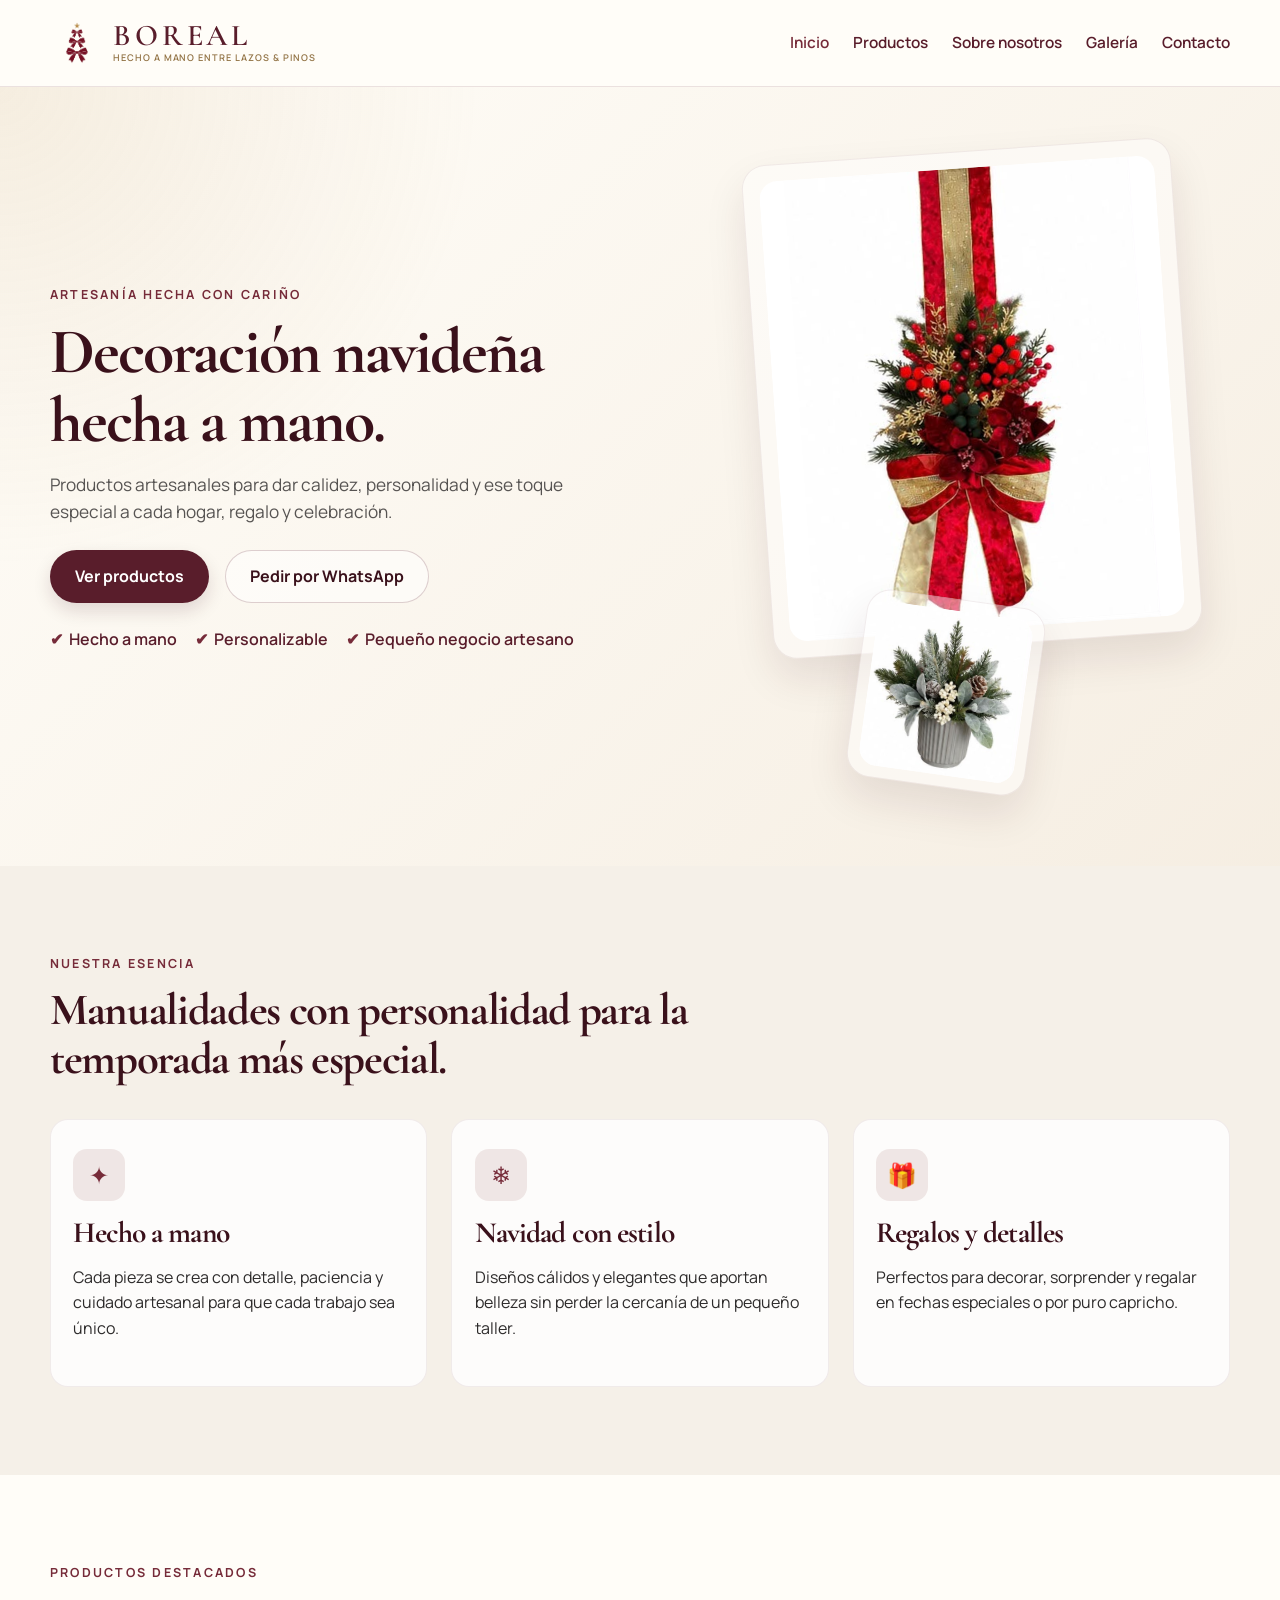
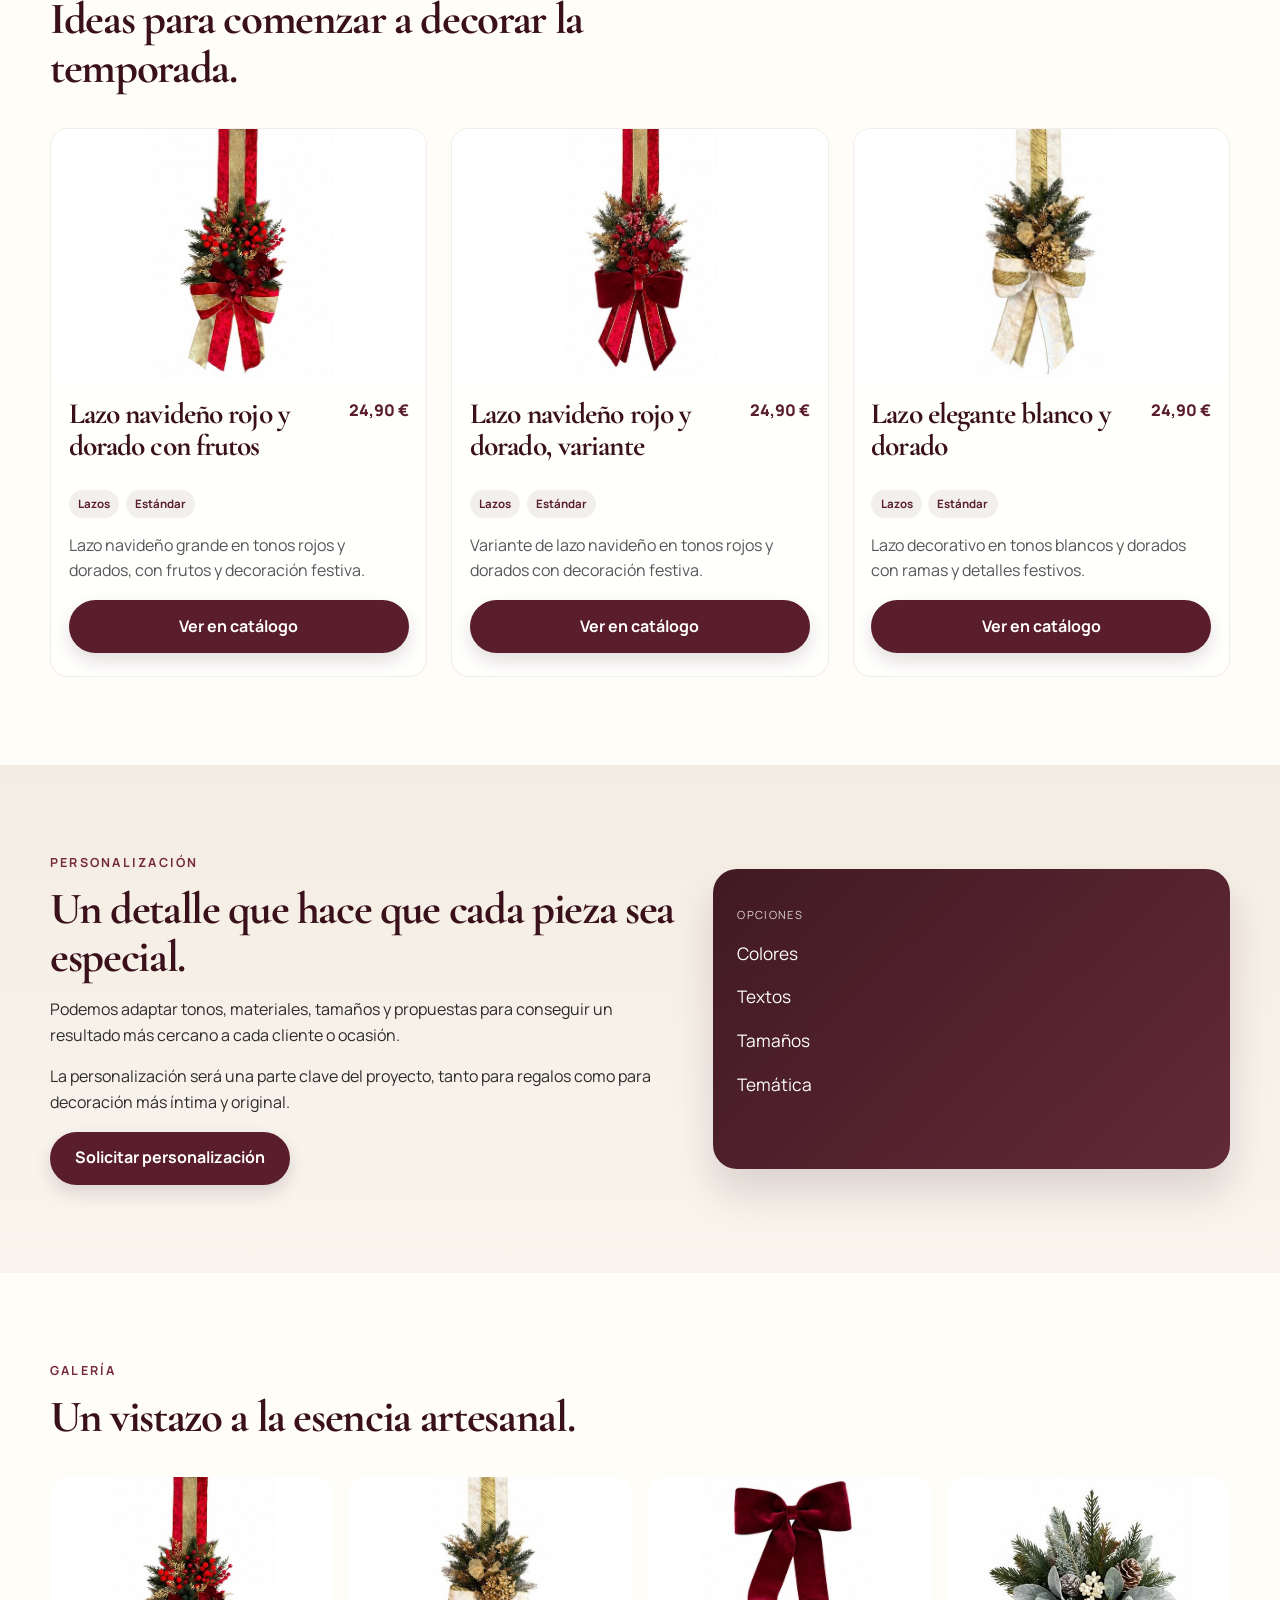
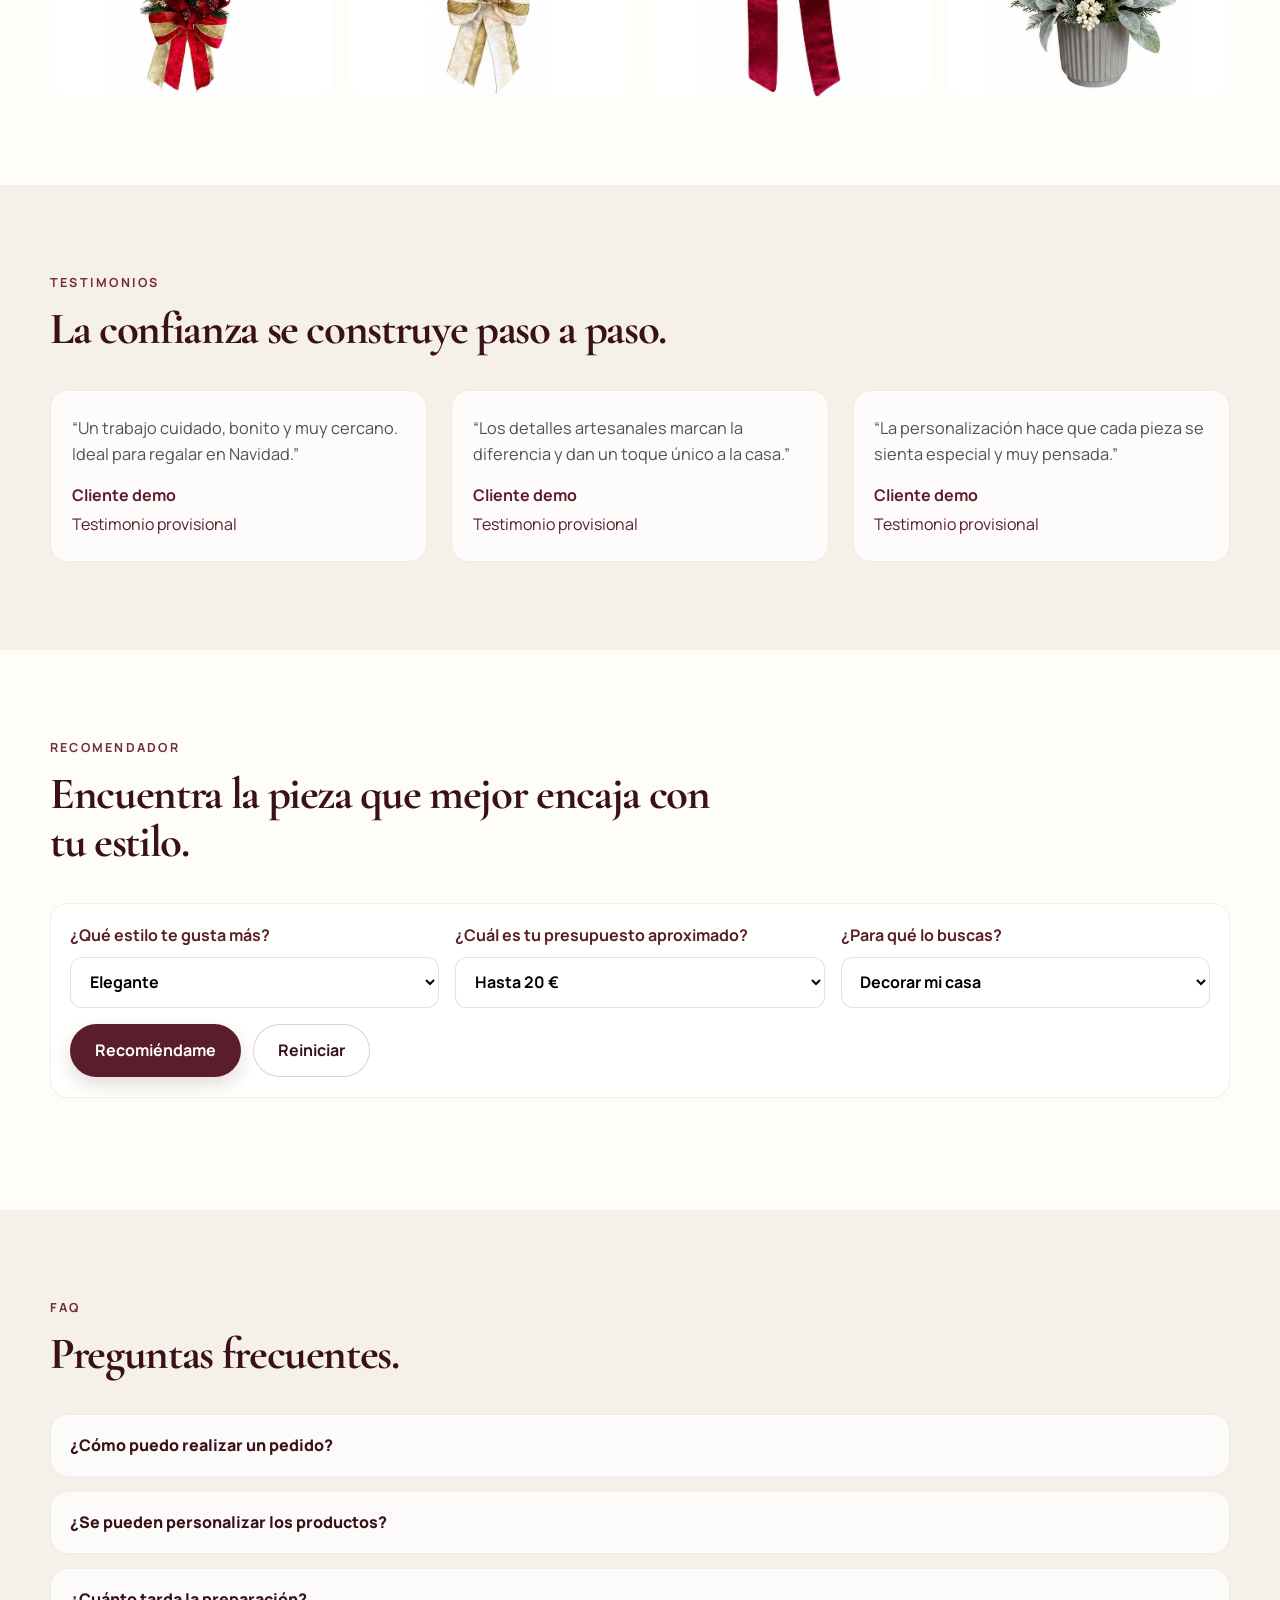
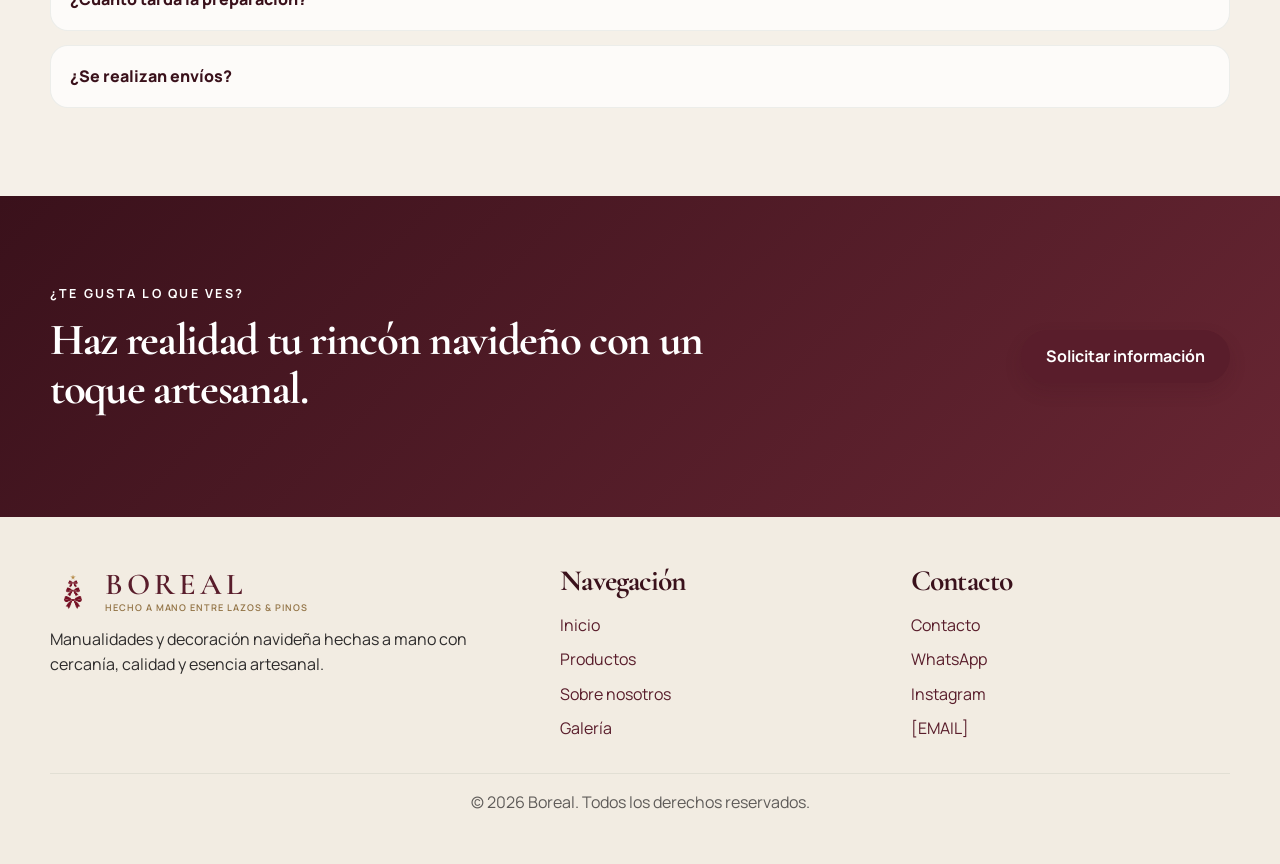
<file: index.html>
<!DOCTYPE html>
<html lang="es">
  <head>
    <meta charset="UTF-8" />
    <meta name="viewport" content="width=device-width, initial-scale=1.0" />
    <link rel="icon" href="img/logo.png" type="image/png" />
    <title>Boreal | Decoración navideña hecha a mano</title>
    <meta
      name="description"
      content="Descubre la decoración navideña artesanal hecha a mano. Productos personalizados, regalos y detalles con encanto para cada hogar."
    />
    <meta property="og:title" content="Boreal" />
    <meta
      property="og:description"
      content="Manualidades y decoración navideña hechas a mano con un toque cercano y artesanal."
    />
    <meta property="og:type" content="website" />
    <meta name="theme-color" content="#4b1723" />
    <link rel="preconnect" href="https://fonts.googleapis.com" />
    <link rel="preconnect" href="https://fonts.gstatic.com" crossorigin />
    <link
      href="https://fonts.googleapis.com/css2?family=Cormorant+Garamond:wght@500;600;700&family=Manrope:wght@400;500;600;700&display=swap"
      rel="stylesheet"
    />
    <link rel="stylesheet" href="css/styles.css?v=20261019-boreal" />
  </head>
  <body data-page="home">
    <header class="site-header">
      <div class="container nav-wrapper">
        <a href="index.html" class="brand" aria-label="Boreal, volver al inicio">
          <img src="img/logo.png" alt="" class="brand__logo" />
          <span class="brand__copy">
            <span class="brand__name">BOREAL</span>
            <span class="brand__tagline">Hecho a mano entre lazos &amp; pinos</span>
          </span>
        </a>

        <button class="nav-toggle" aria-expanded="false" aria-controls="site-nav" aria-label="Abrir menú">
          <span></span>
          <span></span>
          <span></span>
        </button>

        <nav id="site-nav" class="site-nav" aria-label="Navegación principal">
          <ul>
            <li><a href="index.html" class="active">Inicio</a></li>
            <li><a href="productos.html">Productos</a></li>
            <li><a href="sobre-nosotros.html">Sobre nosotros</a></li>
            <li><a href="galeria.html">Galería</a></li>
            <li><a href="contacto.html">Contacto</a></li>
          </ul>
        </nav>
      </div>
    </header>

    <main>
      <section class="hero">
        <div class="container hero__grid">
          <div class="hero__content reveal">
            <p class="eyebrow">Artesanía hecha con cariño</p>
            <h1>Decoración navideña hecha a mano.</h1>
            <p class="hero__text">
              Productos artesanales para dar calidez, personalidad y ese toque especial a cada hogar, regalo y celebración.
            </p>
            <div class="hero__actions">
              <a href="productos.html" class="btn btn--primary">Ver productos</a>
              <a href="contacto.html" class="btn btn--secondary">Pedir por WhatsApp</a>
            </div>
            <ul class="hero__highlights" aria-label="Características del negocio">
              <li>Hecho a mano</li>
              <li>Personalizable</li>
              <li>Pequeño negocio artesano</li>
            </ul>
          </div>

          <div class="hero__visual reveal">
            <div class="hero__card hero__card--main">
              <img src="img/productos/producto_1.jpeg" alt="Lazo grande rojo y dorado con frutos decorativos" />
            </div>
            <div class="hero__card hero__card--mini">
              <img src="img/productos/producto_8.jpeg" alt="Centro decorativo blanco, verde y dorado" />
            </div>
          </div>
        </div>
      </section>

      <section class="section section--light">
        <div class="container">
          <div class="section-heading reveal">
            <p class="eyebrow">Nuestra esencia</p>
            <h2>Manualidades con personalidad para la temporada más especial.</h2>
          </div>

          <div class="feature-grid">
            <article class="feature-card reveal">
              <div class="feature-card__icon" aria-hidden="true">✦</div>
              <h3>Hecho a mano</h3>
              <p>Cada pieza se crea con detalle, paciencia y cuidado artesanal para que cada trabajo sea único.</p>
            </article>

            <article class="feature-card reveal">
              <div class="feature-card__icon" aria-hidden="true">❄</div>
              <h3>Navidad con estilo</h3>
              <p>Diseños cálidos y elegantes que aportan belleza sin perder la cercanía de un pequeño taller.</p>
            </article>

            <article class="feature-card reveal">
              <div class="feature-card__icon" aria-hidden="true">🎁</div>
              <h3>Regalos y detalles</h3>
              <p>Perfectos para decorar, sorprender y regalar en fechas especiales o por puro capricho.</p>
            </article>
          </div>
        </div>
      </section>

      <section class="section">
        <div class="container">
          <div class="section-heading reveal">
            <p class="eyebrow">Productos destacados</p>
            <h2>Ideas para comenzar a decorar la temporada.</h2>
          </div>
          <div id="featured-products" class="cards-grid"></div>
        </div>
      </section>

      <section class="section section--muted">
        <div class="container personalization">
          <div class="personalization__content reveal">
            <p class="eyebrow">Personalización</p>
            <h2>Un detalle que hace que cada pieza sea especial.</h2>
            <p>
              Podemos adaptar tonos, materiales, tamaños y propuestas para conseguir un resultado más cercano a cada cliente o ocasión.
            </p>
            <p>
              La personalización será una parte clave del proyecto, tanto para regalos como para decoración más íntima y original.
            </p>
            <a href="contacto.html" class="btn btn--primary">Solicitar personalización</a>
          </div>

          <div class="personalization__visual reveal">
            <div class="mini-panel">
              <span class="mini-panel__label">Opciones</span>
              <ul>
                <li>Colores</li>
                <li>Textos</li>
                <li>Tamaños</li>
                <li>Temática</li>
              </ul>
            </div>
          </div>
        </div>
      </section>

      <section class="section">
        <div class="container">
          <div class="section-heading reveal">
            <p class="eyebrow">Galería</p>
            <h2>Un vistazo a la esencia artesanal.</h2>
          </div>

          <div class="gallery-preview reveal">
            <img src="img/productos/producto_1.jpeg" alt="Lazo grande rojo y dorado con frutos decorativos" />
            <img src="img/productos/producto_3.jpeg" alt="Lazo elegante blanco y dorado" />
            <img src="img/productos/producto_5.jpeg" alt="Lazo grande de terciopelo burdeos" />
            <img src="img/productos/producto_8.jpeg" alt="Centro decorativo blanco, verde y dorado" />
          </div>
        </div>
      </section>

      <section class="section section--light">
        <div class="container">
          <div class="section-heading reveal">
            <p class="eyebrow">Testimonios</p>
            <h2>La confianza se construye paso a paso.</h2>
          </div>

          <div class="testimonials-grid">
            <article class="testimonial reveal">
              <p>“Un trabajo cuidado, bonito y muy cercano. Ideal para regalar en Navidad.”</p>
              <div class="testimonial__meta">
                <strong>Cliente demo</strong>
                <span>Testimonio provisional</span>
              </div>
            </article>

            <article class="testimonial reveal">
              <p>“Los detalles artesanales marcan la diferencia y dan un toque único a la casa.”</p>
              <div class="testimonial__meta">
                <strong>Cliente demo</strong>
                <span>Testimonio provisional</span>
              </div>
            </article>

            <article class="testimonial reveal">
              <p>“La personalización hace que cada pieza se sienta especial y muy pensada.”</p>
              <div class="testimonial__meta">
                <strong>Cliente demo</strong>
                <span>Testimonio provisional</span>
              </div>
            </article>
          </div>
        </div>
      </section>

      <section class="section">
        <div class="container">
          <div class="section-heading reveal">
            <p class="eyebrow">Recomendador</p>
            <h2>Encuentra la pieza que mejor encaja con tu estilo.</h2>
          </div>

          <form id="product-recommend-form" class="recommender reveal" novalidate>
            <div class="recommender__field">
              <label for="style-choice">¿Qué estilo te gusta más?</label>
              <select id="style-choice">
                <option value="elegante">Elegante</option>
                <option value="rustico">Rústico</option>
                <option value="moderno">Moderno</option>
                <option value="calido">Cálido</option>
              </select>
            </div>

            <div class="recommender__field">
              <label for="budget-choice">¿Cuál es tu presupuesto aproximado?</label>
              <select id="budget-choice">
                <option value="20">Hasta 20 €</option>
                <option value="35">Hasta 35 €</option>
                <option value="50">Hasta 50 €</option>
                <option value="100">Hasta 100 €</option>
              </select>
            </div>

            <div class="recommender__field">
              <label for="occasion-choice">¿Para qué lo buscas?</label>
              <select id="occasion-choice">
                <option value="casa">Decorar mi casa</option>
                <option value="arbol">Decorar el árbol</option>
                <option value="regalo">Regalar</option>
                <option value="personalizado">Algo personalizado</option>
              </select>
            </div>

            <div class="recommender__actions">
              <button type="submit" class="btn btn--primary">Recomiéndame</button>
              <button type="reset" class="btn btn--secondary">Reiniciar</button>
            </div>
          </form>

          <div id="recommendation-results" class="recommendation-results"></div>
        </div>
      </section>

      <section class="section section--light">
        <div class="container">
          <div class="section-heading reveal">
            <p class="eyebrow">FAQ</p>
            <h2>Preguntas frecuentes.</h2>
          </div>

          <div class="faq-list reveal">
            <article class="faq-item">
              <button type="button" class="faq-question" aria-expanded="false">
                ¿Cómo puedo realizar un pedido?
              </button>
              <div class="faq-answer">
                <p>Se puede consultar disponibilidad y detalles directamente por WhatsApp o a través del formulario de contacto.</p>
              </div>
            </article>

            <article class="faq-item">
              <button type="button" class="faq-question" aria-expanded="false">
                ¿Se pueden personalizar los productos?
              </button>
              <div class="faq-answer">
                <p>Muchas piezas admiten personalización y se pueden adaptar según el gusto, colores, textos o temática. Este dato dependerá del producto concreto.</p>
              </div>
            </article>

            <article class="faq-item">
              <button type="button" class="faq-question" aria-expanded="false">
                ¿Cuánto tarda la preparación?
              </button>
              <div class="faq-answer">
                <p>El plazo de preparación dependerá del tipo de producto, la época del año y la personalización. Se puede consultar en cada caso por WhatsApp.</p>
              </div>
            </article>

            <article class="faq-item">
              <button type="button" class="faq-question" aria-expanded="false">
                ¿Se realizan envíos?
              </button>
              <div class="faq-answer">
                <p>La opción de envío dependerá del proyecto y la zona de entrega. Está preparada para confirmarse con el cliente según el caso.</p>
              </div>
            </article>
          </div>
        </div>
      </section>

      <section class="section CTA">
        <div class="container CTA__content reveal">
          <div>
            <p class="eyebrow">¿Te gusta lo que ves?</p>
            <h2>Haz realidad tu rincón navideño con un toque artesanal.</h2>
          </div>
          <a href="contacto.html" class="btn btn--primary">Solicitar información</a>
        </div>
      </section>
    </main>

    <footer class="site-footer">
      <div class="container footer-grid">
        <div>
          <a href="index.html" class="brand brand--footer">
            <img src="img/logo.png" alt="" class="brand__logo" />
            <span class="brand__copy">
              <span class="brand__name">BOREAL</span>
              <span class="brand__tagline">Hecho a mano entre lazos &amp; pinos</span>
            </span>
          </a>
          <p>Manualidades y decoración navideña hechas a mano con cercanía, calidad y esencia artesanal.</p>
        </div>

        <div>
          <h3>Navegación</h3>
          <ul class="footer-links">
            <li><a href="index.html">Inicio</a></li>
            <li><a href="productos.html">Productos</a></li>
            <li><a href="sobre-nosotros.html">Sobre nosotros</a></li>
            <li><a href="galeria.html">Galería</a></li>
          </ul>
        </div>

        <div>
          <h3>Contacto</h3>
          <ul class="footer-links">
            <li><a href="contacto.html">Contacto</a></li>
            <li><a href="https://wa.me/34624527625?text=Hola%2C%20me%20gustar%C3%ADa%20saber%20m%C3%A1s%20sobre%20vuestros%20productos." target="_blank" rel="noreferrer">WhatsApp</a></li>
            <li><a href="https://instagram.com/[INSTAGRAM]" target="_blank" rel="noreferrer">Instagram</a></li>
            <li><a href="mailto:[EMAIL]">[EMAIL]</a></li>
          </ul>
        </div>
      </div>

      <div class="container footer-bottom">
        <p>© <span id="year"></span> Boreal. Todos los derechos reservados.</p>
      </div>
    </footer>

    <script src="js/script.js?v=20261019-boreal"></script>
  </body>
</html>
</file>
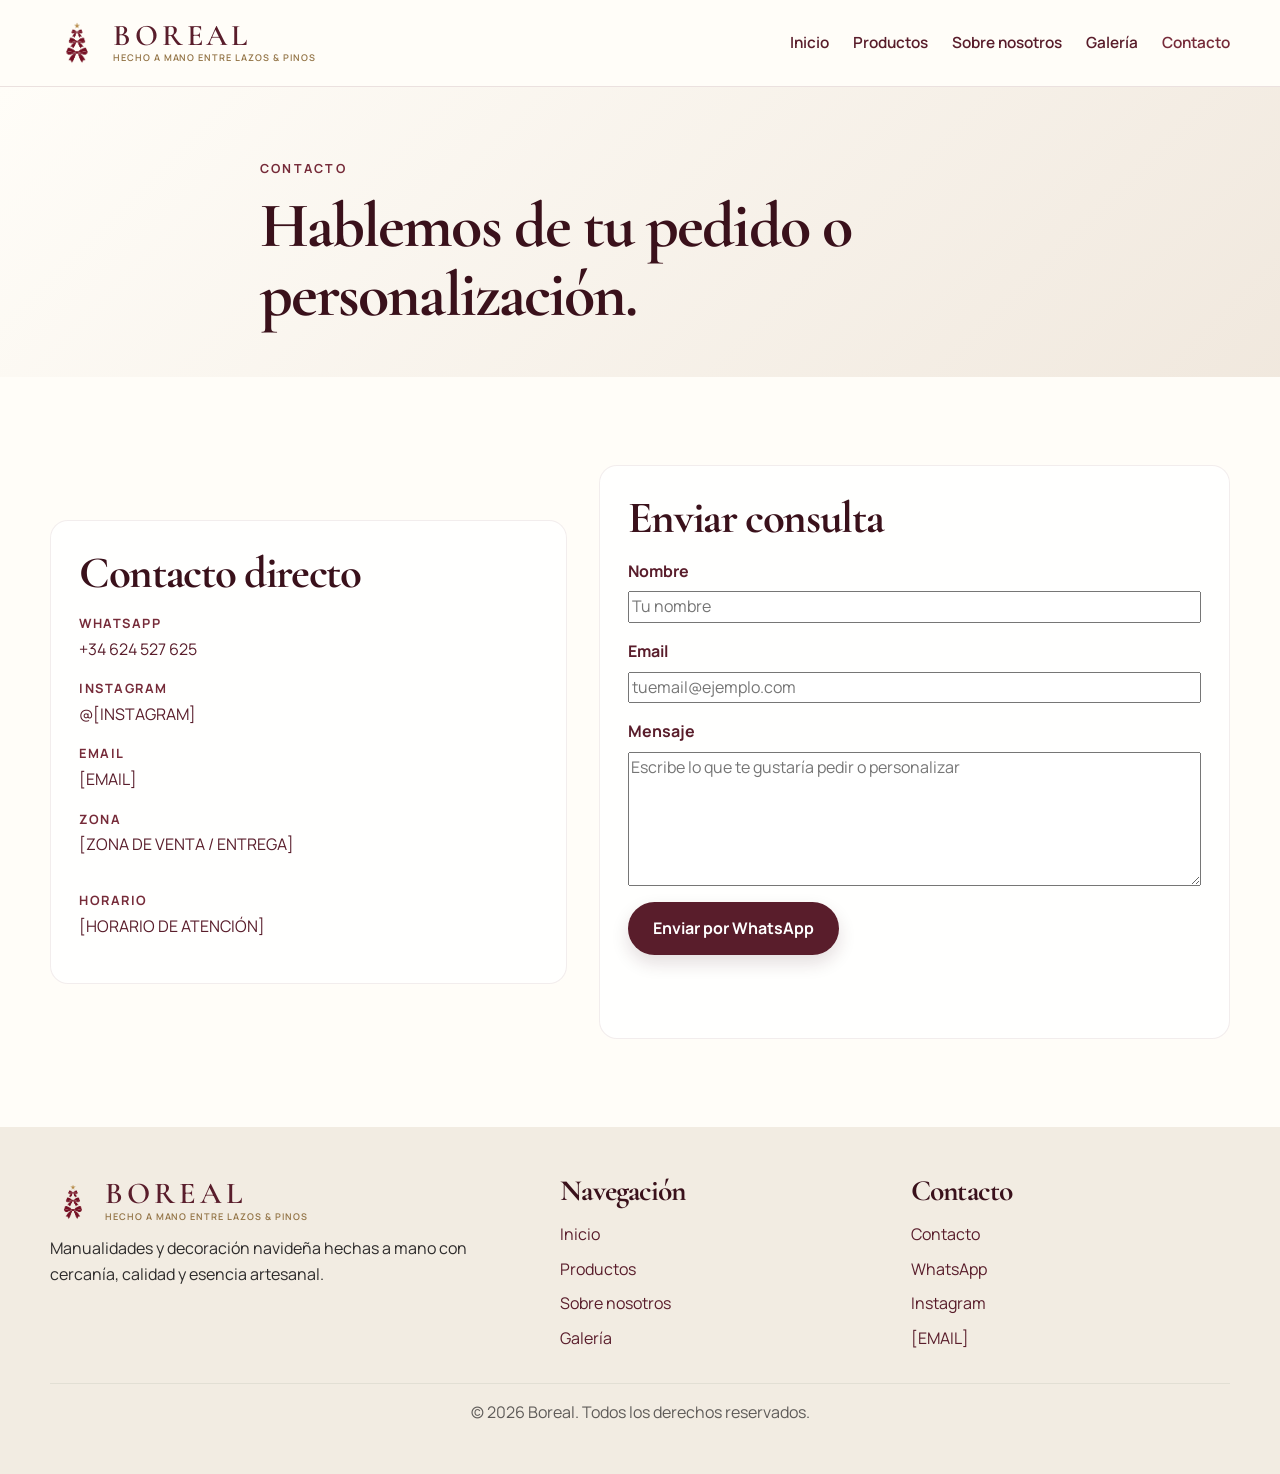
<file: contacto.html>
<!DOCTYPE html>
<html lang="es">
  <head>
    <meta charset="UTF-8" />
    <meta name="viewport" content="width=device-width, initial-scale=1.0" />
    <link rel="icon" href="img/logo.png" type="image/png" />
    <title>Contacto | Boreal</title>
    <meta
      name="description"
      content="Contacta con Boreal para solicitar información, personalización o realizar un pedido por WhatsApp."
    />
    <link rel="preconnect" href="https://fonts.googleapis.com" />
    <link rel="preconnect" href="https://fonts.gstatic.com" crossorigin />
    <link href="https://fonts.googleapis.com/css2?family=Cormorant+Garamond:wght@500;600;700&family=Manrope:wght@400;500;600;700&display=swap" rel="stylesheet" />
    <link rel="stylesheet" href="css/styles.css?v=20261019-boreal" />
  </head>
  <body data-page="contact">
    <header class="site-header">
      <div class="container nav-wrapper">
        <a href="index.html" class="brand" aria-label="Boreal, volver al inicio">
          <img src="img/logo.png" alt="" class="brand__logo" />
          <span class="brand__copy">
            <span class="brand__name">BOREAL</span>
            <span class="brand__tagline">Hecho a mano entre lazos &amp; pinos</span>
          </span>
        </a>

        <button class="nav-toggle" aria-expanded="false" aria-controls="site-nav" aria-label="Abrir menú">
          <span></span>
          <span></span>
          <span></span>
        </button>

        <nav id="site-nav" class="site-nav" aria-label="Navegación principal">
          <ul>
            <li><a href="index.html">Inicio</a></li>
            <li><a href="productos.html">Productos</a></li>
            <li><a href="sobre-nosotros.html">Sobre nosotros</a></li>
            <li><a href="galeria.html">Galería</a></li>
            <li><a href="contacto.html" class="active">Contacto</a></li>
          </ul>
        </nav>
      </div>
    </header>

    <main>
      <section class="page-hero small-hero">
        <div class="container page-hero__content reveal">
          <p class="eyebrow">Contacto</p>
          <h1>Hablemos de tu pedido o personalización.</h1>
        </div>
      </section>

      <section class="section">
        <div class="container contact-grid">
          <div class="contact-panel reveal">
            <h2>Contacto directo</h2>
            <ul class="contact-list">
              <li>
                <span>WhatsApp</span>
                <a href="https://wa.me/34624527625?text=Hola%2C%20me%20gustar%C3%ADa%20saber%20m%C3%A1s%20sobre%20vuestros%20productos." target="_blank" rel="noreferrer">+34 624 527 625</a>
              </li>
              <li>
                <span>Instagram</span>
                <a href="https://instagram.com/[INSTAGRAM]" target="_blank" rel="noreferrer">@[INSTAGRAM]</a>
              </li>
              <li>
                <span>Email</span>
                <a href="mailto:[EMAIL]">[EMAIL]</a>
              </li>
              <li>
                <span>Zona</span>
                <p>[ZONA DE VENTA / ENTREGA]</p>
              </li>
              <li>
                <span>Horario</span>
                <p>[HORARIO DE ATENCIÓN]</p>
              </li>
            </ul>
          </div>

          <div class="contact-panel reveal">
            <h2>Enviar consulta</h2>
            <form id="contact-form" novalidate>
              <div class="field-group">
                <label for="name">Nombre</label>
                <input id="name" name="name" type="text" placeholder="Tu nombre" />
              </div>

              <div class="field-group">
                <label for="email">Email</label>
                <input id="email" name="email" type="email" placeholder="tuemail@ejemplo.com" />
              </div>

              <div class="field-group">
                <label for="message">Mensaje</label>
                <textarea id="message" name="message" rows="5" placeholder="Escribe lo que te gustaría pedir o personalizar"></textarea>
              </div>

              <button type="submit" class="btn btn--primary">Enviar por WhatsApp</button>
              <p id="form-message" class="form-message" aria-live="polite"></p>
            </form>
          </div>
        </div>
      </section>
    </main>

    <footer class="site-footer">
      <div class="container footer-grid">
        <div>
          <a href="index.html" class="brand brand--footer">
            <img src="img/logo.png" alt="" class="brand__logo" />
            <span class="brand__copy">
              <span class="brand__name">BOREAL</span>
              <span class="brand__tagline">Hecho a mano entre lazos &amp; pinos</span>
            </span>
          </a>
          <p>Manualidades y decoración navideña hechas a mano con cercanía, calidad y esencia artesanal.</p>
        </div>

        <div>
          <h3>Navegación</h3>
          <ul class="footer-links">
            <li><a href="index.html">Inicio</a></li>
            <li><a href="productos.html">Productos</a></li>
            <li><a href="sobre-nosotros.html">Sobre nosotros</a></li>
            <li><a href="galeria.html">Galería</a></li>
          </ul>
        </div>

        <div>
          <h3>Contacto</h3>
          <ul class="footer-links">
            <li><a href="contacto.html">Contacto</a></li>
            <li><a href="https://wa.me/34624527625?text=Hola%2C%20me%20gustar%C3%ADa%20saber%20m%C3%A1s%20sobre%20vuestros%20productos." target="_blank" rel="noreferrer">WhatsApp</a></li>
            <li><a href="https://instagram.com/[INSTAGRAM]" target="_blank" rel="noreferrer">Instagram</a></li>
            <li><a href="mailto:[EMAIL]">[EMAIL]</a></li>
          </ul>
        </div>
      </div>

      <div class="container footer-bottom">
        <p>© <span id="year"></span> Boreal. Todos los derechos reservados.</p>
      </div>
    </footer>

    <script src="js/script.js?v=20261019-boreal"></script>
  </body>
</html>
</file>
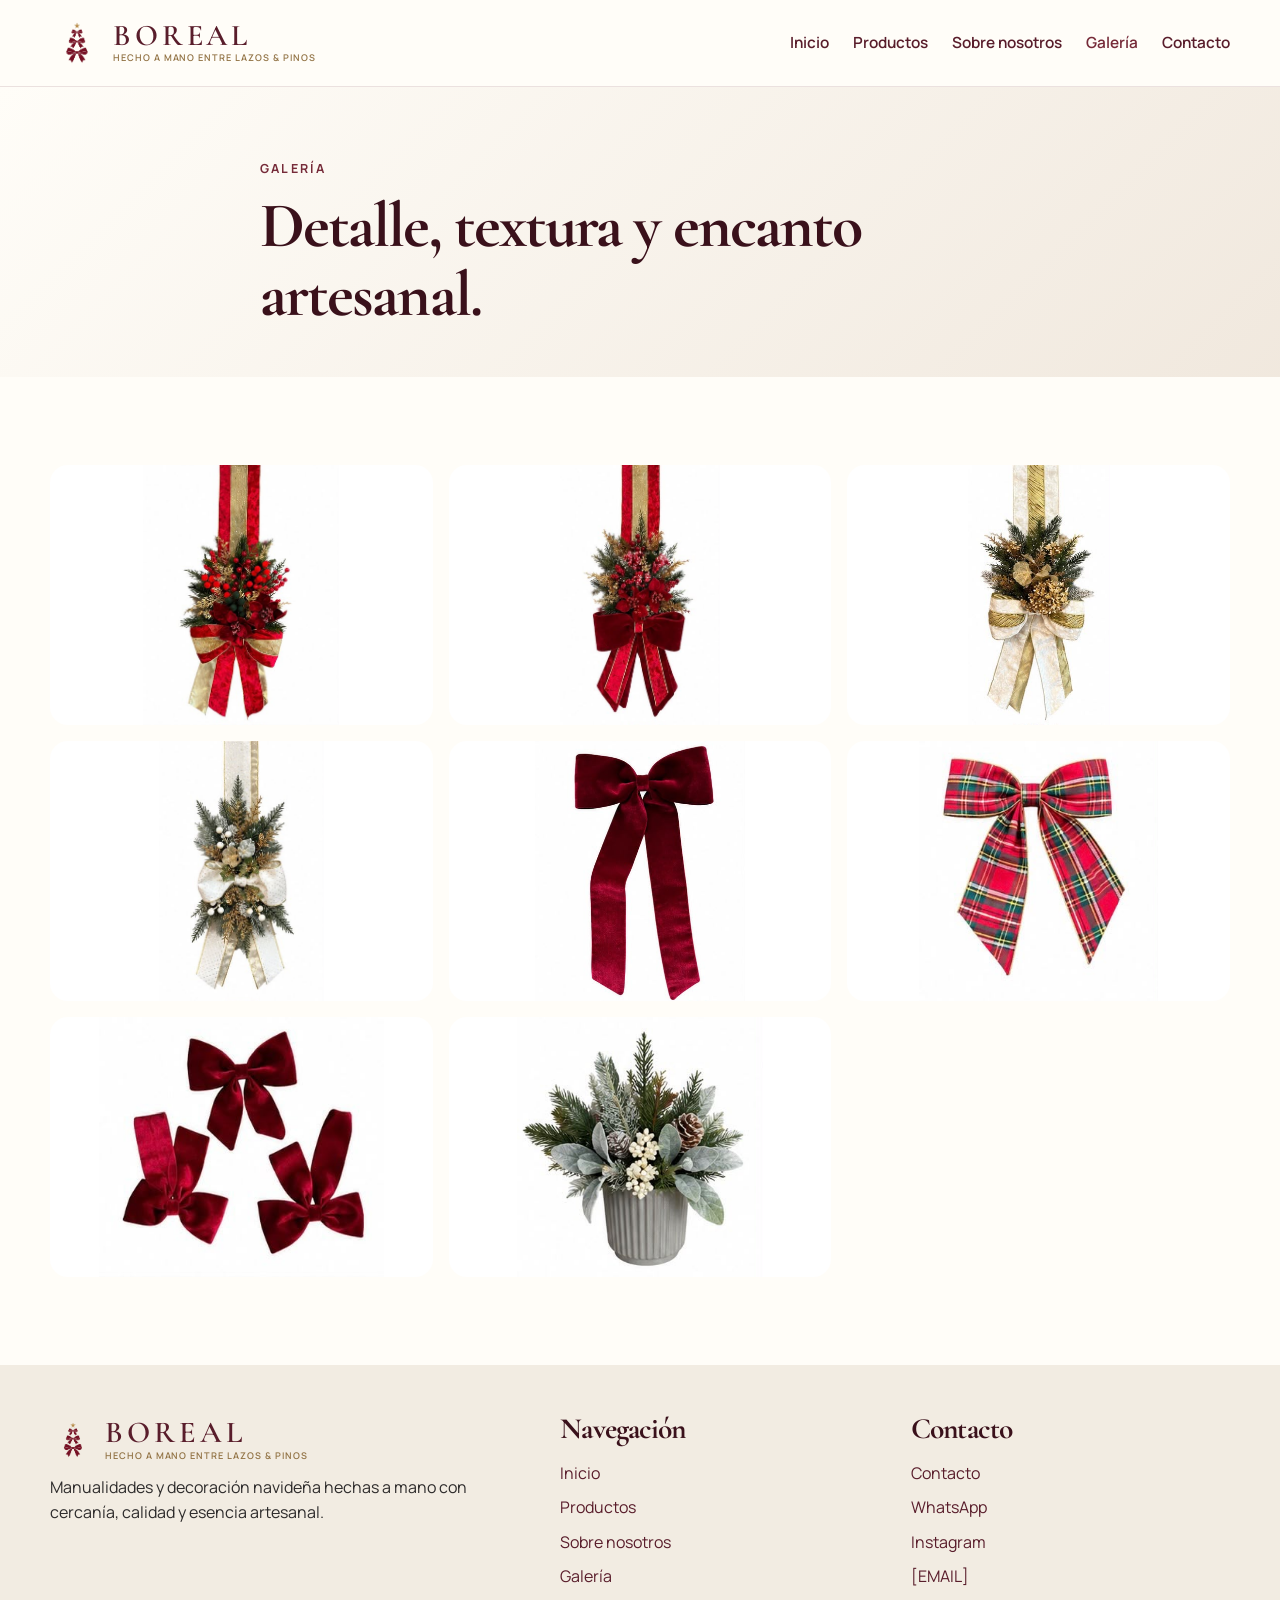
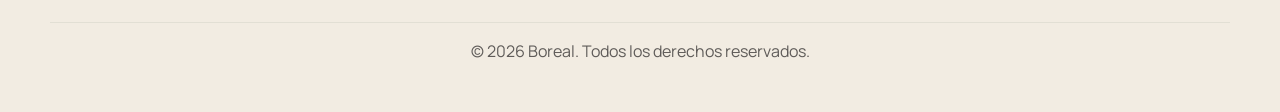
<file: galeria.html>
<!DOCTYPE html>
<html lang="es">
  <head>
    <meta charset="UTF-8" />
    <meta name="viewport" content="width=device-width, initial-scale=1.0" />
    <link rel="icon" href="img/logo.png" type="image/png" />
    <title>Galería | Boreal</title>
    <meta
      name="description"
      content="Consulta nuestra galería con ejemplos de piezas navideñas artesanales, detalles decorativos y trabajos hechos a mano."
    />
    <link rel="preconnect" href="https://fonts.googleapis.com" />
    <link rel="preconnect" href="https://fonts.gstatic.com" crossorigin />
    <link href="https://fonts.googleapis.com/css2?family=Cormorant+Garamond:wght@500;600;700&family=Manrope:wght@400;500;600;700&display=swap" rel="stylesheet" />
    <link rel="stylesheet" href="css/styles.css?v=20261019-boreal" />
  </head>
  <body data-page="gallery">
    <header class="site-header">
      <div class="container nav-wrapper">
        <a href="index.html" class="brand" aria-label="Boreal, volver al inicio">
          <img src="img/logo.png" alt="" class="brand__logo" />
          <span class="brand__copy">
            <span class="brand__name">BOREAL</span>
            <span class="brand__tagline">Hecho a mano entre lazos &amp; pinos</span>
          </span>
        </a>

        <button class="nav-toggle" aria-expanded="false" aria-controls="site-nav" aria-label="Abrir menú">
          <span></span>
          <span></span>
          <span></span>
        </button>

        <nav id="site-nav" class="site-nav" aria-label="Navegación principal">
          <ul>
            <li><a href="index.html">Inicio</a></li>
            <li><a href="productos.html">Productos</a></li>
            <li><a href="sobre-nosotros.html">Sobre nosotros</a></li>
            <li><a href="galeria.html" class="active">Galería</a></li>
            <li><a href="contacto.html">Contacto</a></li>
          </ul>
        </nav>
      </div>
    </header>

    <main>
      <section class="page-hero small-hero">
        <div class="container page-hero__content reveal">
          <p class="eyebrow">Galería</p>
          <h1>Detalle, textura y encanto artesanal.</h1>
        </div>
      </section>

      <section class="section">
        <div class="container">
          <div id="gallery-grid" class="gallery-grid reveal" aria-label="Galería de fotos"></div>
        </div>
      </section>
    </main>

    <div id="lightbox" class="lightbox" aria-hidden="true">
      <button class="lightbox__close" aria-label="Cerrar imagen">×</button>
      <img id="lightbox-image" alt="" />
    </div>

    <footer class="site-footer">
      <div class="container footer-grid">
        <div>
          <a href="index.html" class="brand brand--footer">
            <img src="img/logo.png" alt="" class="brand__logo" />
            <span class="brand__copy">
              <span class="brand__name">BOREAL</span>
              <span class="brand__tagline">Hecho a mano entre lazos &amp; pinos</span>
            </span>
          </a>
          <p>Manualidades y decoración navideña hechas a mano con cercanía, calidad y esencia artesanal.</p>
        </div>

        <div>
          <h3>Navegación</h3>
          <ul class="footer-links">
            <li><a href="index.html">Inicio</a></li>
            <li><a href="productos.html">Productos</a></li>
            <li><a href="sobre-nosotros.html">Sobre nosotros</a></li>
            <li><a href="galeria.html">Galería</a></li>
          </ul>
        </div>

        <div>
          <h3>Contacto</h3>
          <ul class="footer-links">
            <li><a href="contacto.html">Contacto</a></li>
            <li><a href="https://wa.me/34624527625?text=Hola%2C%20me%20gustar%C3%ADa%20saber%20m%C3%A1s%20sobre%20vuestros%20productos." target="_blank" rel="noreferrer">WhatsApp</a></li>
            <li><a href="https://instagram.com/[INSTAGRAM]" target="_blank" rel="noreferrer">Instagram</a></li>
            <li><a href="mailto:[EMAIL]">[EMAIL]</a></li>
          </ul>
        </div>
      </div>

      <div class="container footer-bottom">
        <p>© <span id="year"></span> Boreal. Todos los derechos reservados.</p>
      </div>
    </footer>

    <script src="js/script.js?v=20261019-boreal"></script>
  </body>
</html>
</file>
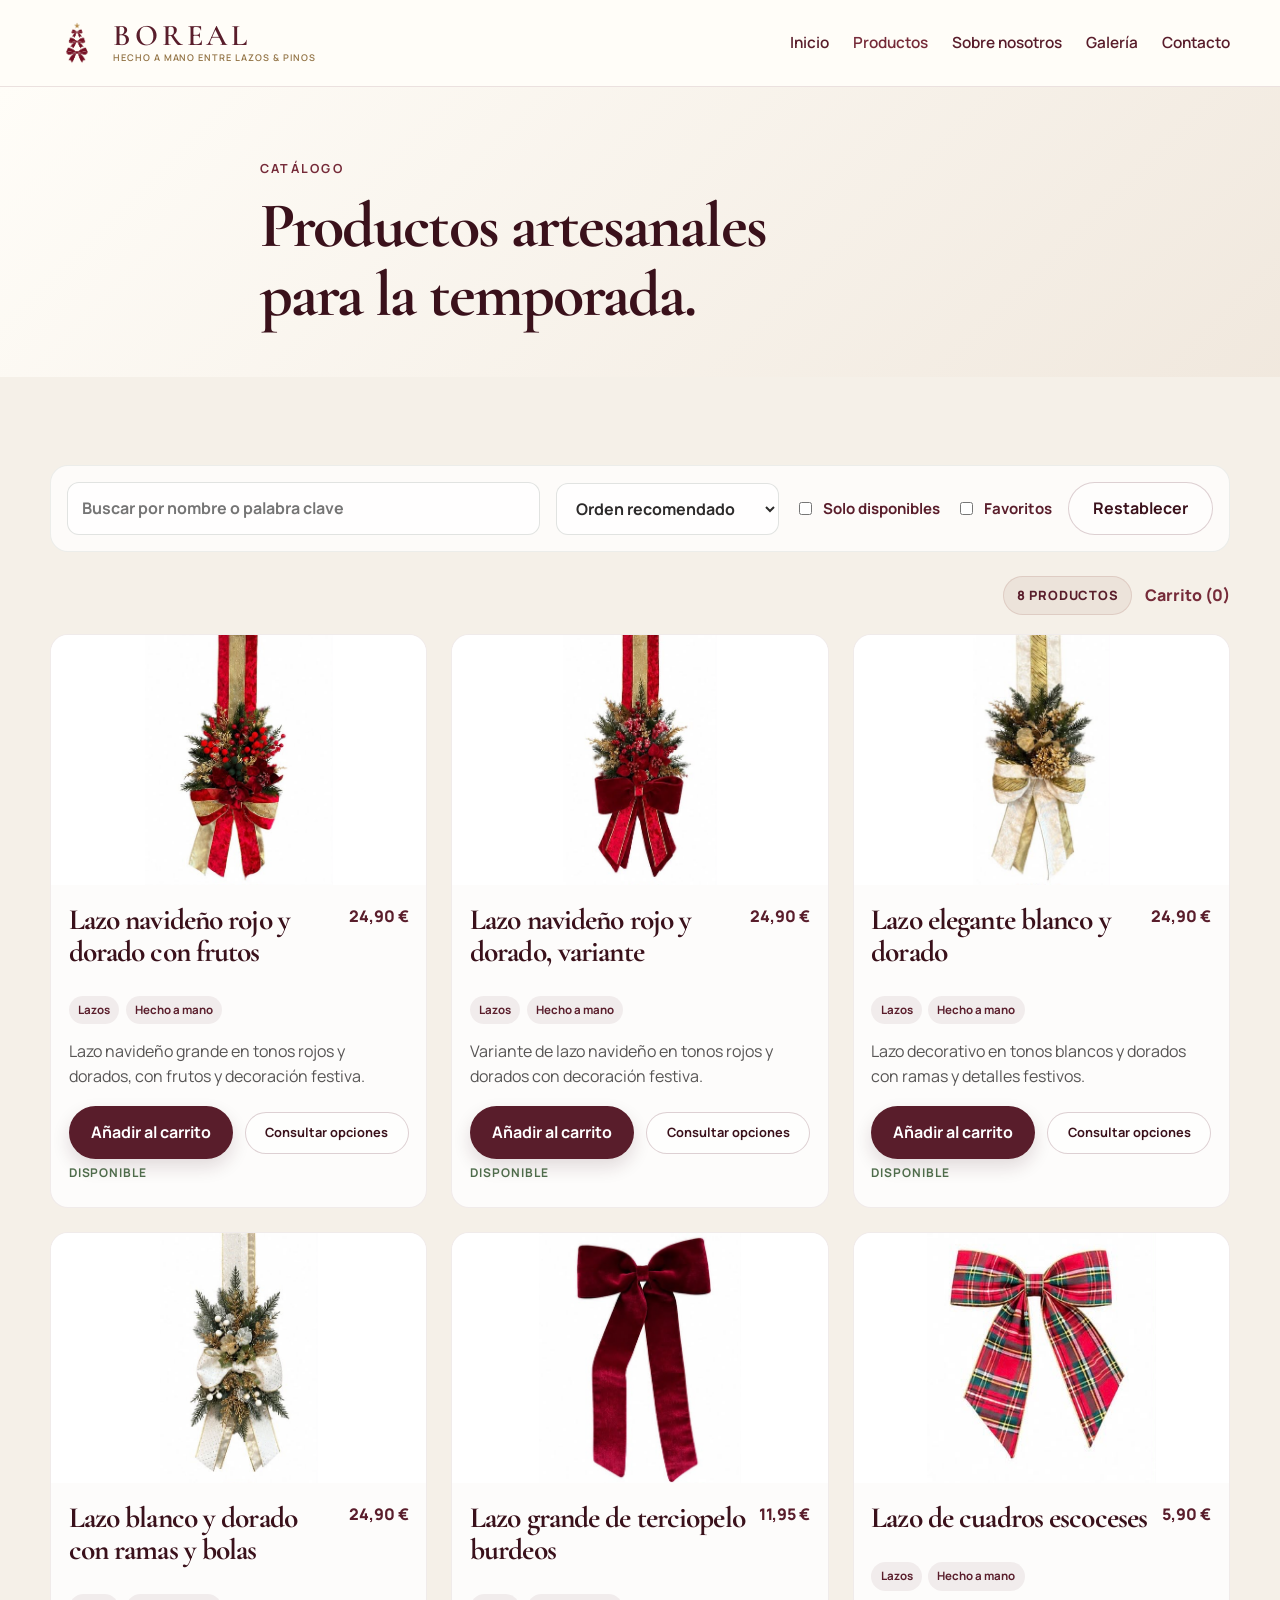
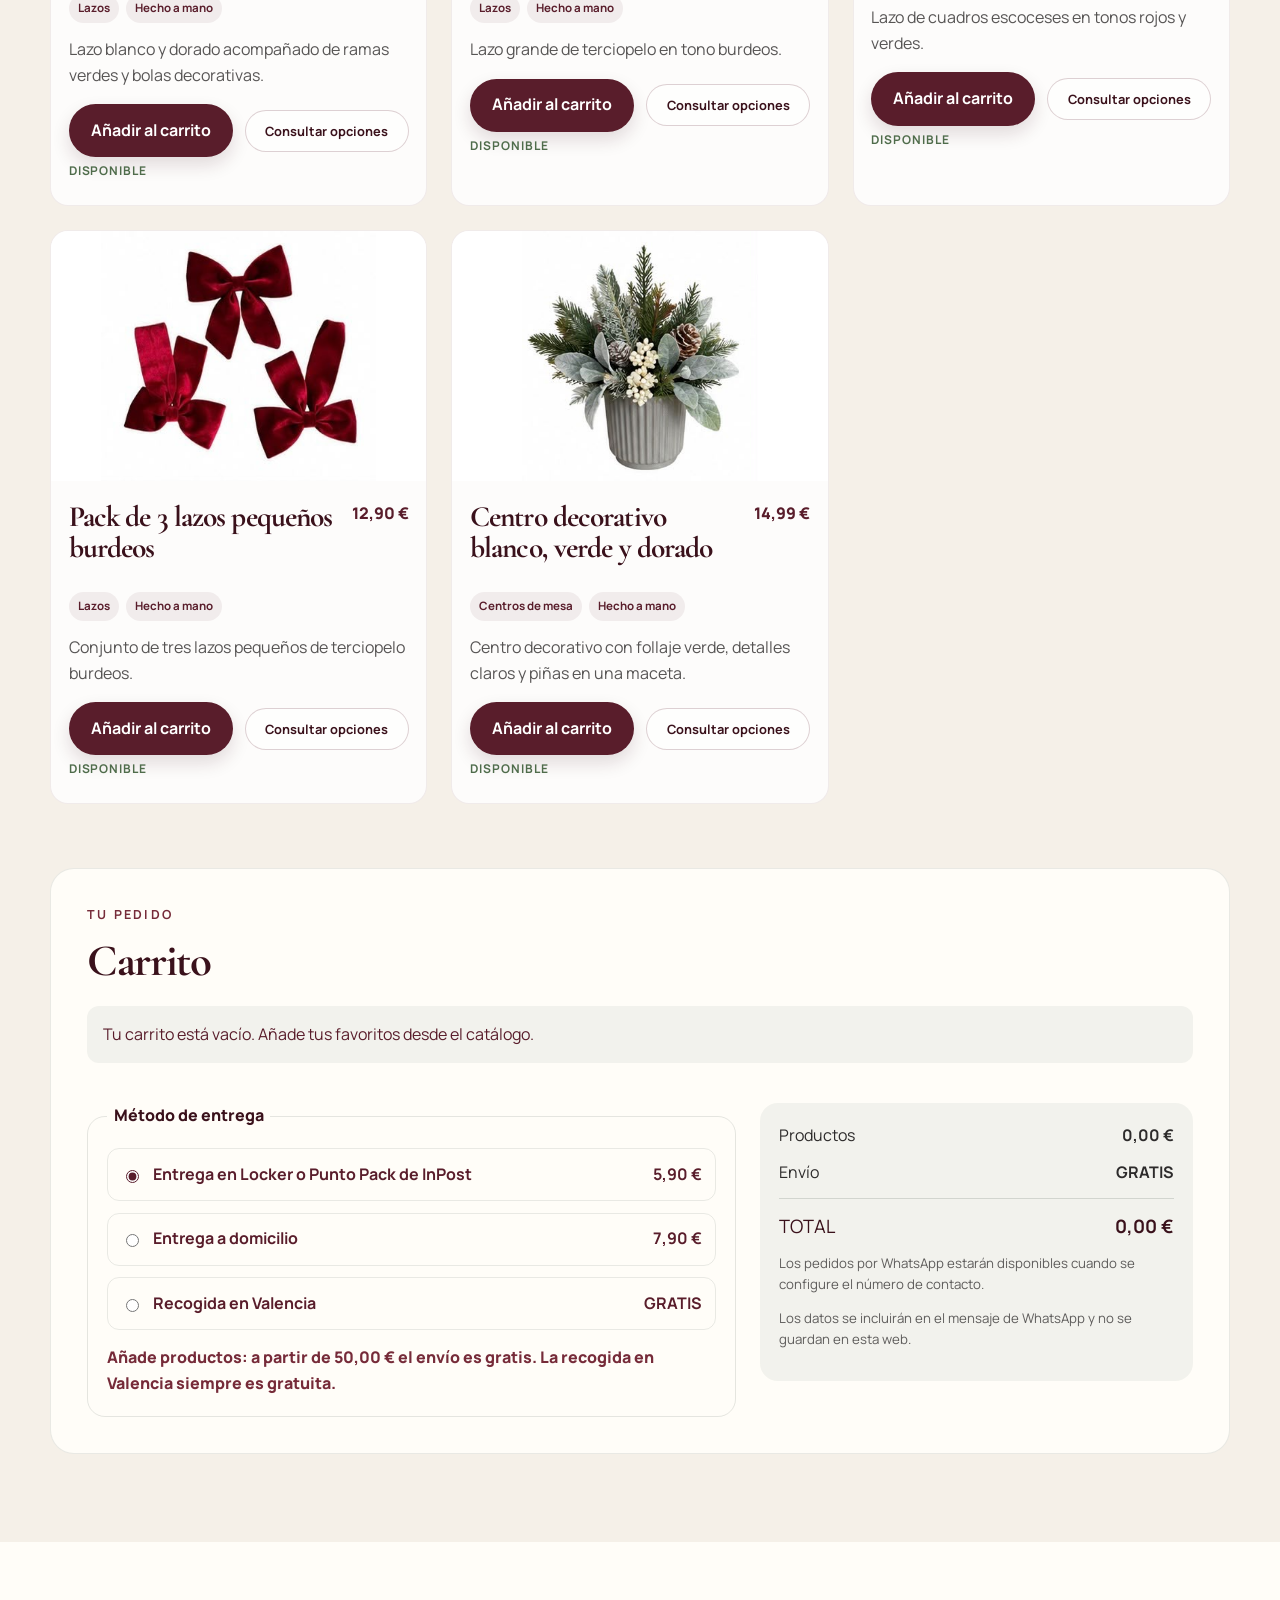
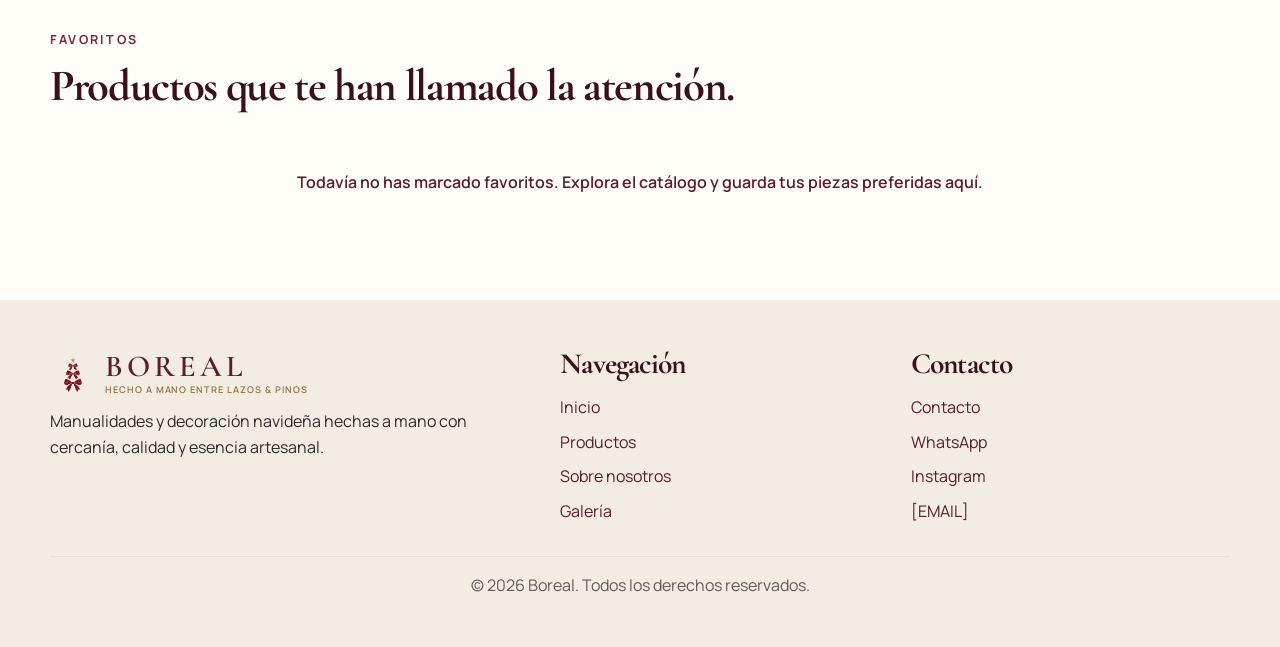
<file: productos.html>
<!DOCTYPE html>
<html lang="es">
  <head>
    <meta charset="UTF-8" />
    <meta name="viewport" content="width=device-width, initial-scale=1.0" />
    <link rel="icon" href="img/logo.png" type="image/png" />
    <title>Productos | Boreal</title>
    <meta
      name="description"
      content="Explora nuestro catálogo de productos artesanales y decorativos navideños. Adornos, coronas, centros de mesa y piezas personalizables."
    />
    <link rel="preconnect" href="https://fonts.googleapis.com" />
    <link rel="preconnect" href="https://fonts.gstatic.com" crossorigin />
    <link href="https://fonts.googleapis.com/css2?family=Cormorant+Garamond:wght@500;600;700&family=Manrope:wght@400;500;600;700&display=swap" rel="stylesheet" />
    <link rel="stylesheet" href="css/styles.css?v=20261019-boreal" />
  </head>
  <body data-page="products">
    <header class="site-header">
      <div class="container nav-wrapper">
        <a href="index.html" class="brand" aria-label="Boreal, volver al inicio">
          <img src="img/logo.png" alt="" class="brand__logo" />
          <span class="brand__copy">
            <span class="brand__name">BOREAL</span>
            <span class="brand__tagline">Hecho a mano entre lazos &amp; pinos</span>
          </span>
        </a>

        <button class="nav-toggle" aria-expanded="false" aria-controls="site-nav" aria-label="Abrir menú">
          <span></span>
          <span></span>
          <span></span>
        </button>

        <nav id="site-nav" class="site-nav" aria-label="Navegación principal">
          <ul>
            <li><a href="index.html">Inicio</a></li>
            <li><a href="productos.html" class="active">Productos</a></li>
            <li><a href="sobre-nosotros.html">Sobre nosotros</a></li>
            <li><a href="galeria.html">Galería</a></li>
            <li><a href="contacto.html">Contacto</a></li>
          </ul>
        </nav>
      </div>
    </header>

    <main>
      <section class="page-hero small-hero">
        <div class="container page-hero__content reveal">
          <p class="eyebrow">Catálogo</p>
          <h1>Productos artesanales para la temporada.</h1>
        </div>
      </section>

      <section class="section section--light">
        <div class="container">
          <div class="catalog-controls reveal" aria-label="Controles del catálogo">
            <label class="search-field" for="product-search">
              <span class="sr-only">Buscar productos</span>
              <input id="product-search" type="search" placeholder="Buscar por nombre o palabra clave" />
            </label>

            <label class="select-field" for="product-sort">
              <span class="sr-only">Ordenar productos</span>
              <select id="product-sort">
                <option value="destacados">Orden recomendado</option>
                <option value="precio-asc">Precio: menor a mayor</option>
                <option value="precio-desc">Precio: mayor a menor</option>
                <option value="alfabetico">Alfabético</option>
              </select>
            </label>

            <label class="check-field">
              <input id="available-only" type="checkbox" />
              <span>Solo disponibles</span>
            </label>

            <label class="check-field">
              <input id="favorites-only" type="checkbox" />
              <span>Favoritos</span>
            </label>

            <button id="clear-filters" class="btn btn--secondary" type="button">Restablecer</button>
          </div>

          <div class="catalog-summary reveal">
            <span id="result-count" class="result-count">0 productos</span>
            <a class="cart-shortcut" href="#shopping-cart">Carrito (<span id="cart-count">0</span>)</a>
          </div>

          <div id="product-grid" class="cards-grid cards-grid--catalog"></div>
          <p id="no-products" class="empty-state" hidden>
            No hemos encontrado productos que coincidan con tu búsqueda. Prueba con otra palabra o restablece los filtros.
          </p>

          <section id="shopping-cart" class="shopping-cart" aria-labelledby="shopping-cart-title">
            <div class="section-heading">
              <p class="eyebrow">Tu pedido</p>
              <h2 id="shopping-cart-title">Carrito</h2>
            </div>
            <p id="cart-empty" class="cart-empty">Tu carrito está vacío. Añade tus favoritos desde el catálogo.</p>
            <div id="cart-lines" class="cart-lines"></div>

            <div class="cart-checkout">
              <fieldset class="delivery-options">
                <legend>Método de entrega</legend>
                <label class="delivery-option">
                  <input type="radio" name="delivery-method" value="inpost" checked />
                  <span>Entrega en Locker o Punto Pack de InPost</span>
                  <strong id="inpost-price">5,90 €</strong>
                </label>
                <label class="delivery-option">
                  <input type="radio" name="delivery-method" value="home" />
                  <span>Entrega a domicilio</span>
                  <strong id="home-price">7,90 €</strong>
                </label>
                <label class="delivery-option">
                  <input type="radio" name="delivery-method" value="pickup" />
                  <span>Recogida en Valencia</span>
                  <strong>GRATIS</strong>
                </label>
                <p id="shipping-message" class="shipping-message" aria-live="polite"></p>
              </fieldset>

              <div class="cart-summary">
                <p><span>Productos</span><strong id="cart-subtotal">0,00 €</strong></p>
                <p><span>Envío</span><strong id="cart-shipping">5,90 €</strong></p>
                <p class="cart-summary__total"><span>TOTAL</span><strong id="cart-total">5,90 €</strong></p>
                <form id="guest-checkout" class="guest-checkout" hidden>
                  <h3>Datos para el pedido</h3>
                  <p>Compra como invitado: sin crear cuenta ni contraseña.</p>
                  <div class="field-group">
                    <label for="customer-name">Nombre</label>
                    <input id="customer-name" name="customer-name" type="text" autocomplete="name" required />
                  </div>
                  <div class="field-group">
                    <label for="customer-phone">Teléfono de contacto</label>
                    <input id="customer-phone" name="customer-phone" type="tel" autocomplete="tel" inputmode="tel" required />
                  </div>
                  <div id="inpost-details" class="field-group" hidden>
                    <label for="inpost-location">Punto de recogida InPost</label>
                    <textarea id="inpost-location" name="inpost-location" rows="2" placeholder="Nombre o dirección del Locker/Punto Pack" required></textarea>
                  </div>
                  <div id="home-details" class="field-group" hidden>
                    <label for="home-address">Dirección de entrega</label>
                    <textarea id="home-address" name="home-address" rows="3" placeholder="Calle, número, código postal y localidad" required></textarea>
                  </div>
                  <button id="whatsapp-order" class="btn btn--primary" type="submit" disabled>Finalizar pedido por WhatsApp</button>
                </form>
                <p id="whatsapp-config-note" class="cart-note">Los pedidos por WhatsApp estarán disponibles cuando se configure el número de contacto.</p>
                <p id="guest-checkout-note" class="cart-note">Los datos se incluirán en el mensaje de WhatsApp y no se guardan en esta web.</p>
              </div>
            </div>
          </section>
        </div>
      </section>

      <section class="section">
        <div class="container">
          <div class="section-heading reveal">
            <p class="eyebrow">Favoritos</p>
            <h2>Productos que te han llamado la atención.</h2>
          </div>
          <div id="favorites-list" class="favorites-list"></div>
        </div>
      </section>
    </main>

    <div id="product-modal" class="modal" aria-hidden="true">
      <div class="modal__backdrop" data-close-modal="true"></div>
      <div class="modal__dialog" role="dialog" aria-modal="true" aria-labelledby="product-modal-title">
        <button type="button" class="modal__close" aria-label="Cerrar personalización">×</button>
        <h3 id="product-modal-title">Personaliza tu producto</h3>
        <form id="product-customizer" novalidate>
          <div id="customizer-fields"></div>
          <div class="modal__actions">
            <button type="button" class="btn btn--secondary" data-close-modal="true">Cancelar</button>
            <button type="submit" class="btn btn--primary">Enviar por WhatsApp</button>
          </div>
        </form>
      </div>
    </div>

    <footer class="site-footer">
      <div class="container footer-grid">
        <div>
          <a href="index.html" class="brand brand--footer">
            <img src="img/logo.png" alt="" class="brand__logo" />
            <span class="brand__copy">
              <span class="brand__name">BOREAL</span>
              <span class="brand__tagline">Hecho a mano entre lazos &amp; pinos</span>
            </span>
          </a>
          <p>Manualidades y decoración navideña hechas a mano con cercanía, calidad y esencia artesanal.</p>
        </div>

        <div>
          <h3>Navegación</h3>
          <ul class="footer-links">
            <li><a href="index.html">Inicio</a></li>
            <li><a href="productos.html">Productos</a></li>
            <li><a href="sobre-nosotros.html">Sobre nosotros</a></li>
            <li><a href="galeria.html">Galería</a></li>
          </ul>
        </div>

        <div>
          <h3>Contacto</h3>
          <ul class="footer-links">
            <li><a href="contacto.html">Contacto</a></li>
            <li><a href="https://wa.me/34624527625?text=Hola%2C%20me%20gustar%C3%ADa%20saber%20m%C3%A1s%20sobre%20vuestros%20productos." target="_blank" rel="noreferrer">WhatsApp</a></li>
            <li><a href="https://instagram.com/[INSTAGRAM]" target="_blank" rel="noreferrer">Instagram</a></li>
            <li><a href="mailto:[EMAIL]">[EMAIL]</a></li>
          </ul>
        </div>
      </div>

      <div class="container footer-bottom">
        <p>© <span id="year"></span> Boreal. Todos los derechos reservados.</p>
      </div>
    </footer>

    <script src="js/script.js?v=20261019-boreal"></script>
  </body>
</html>
</file>
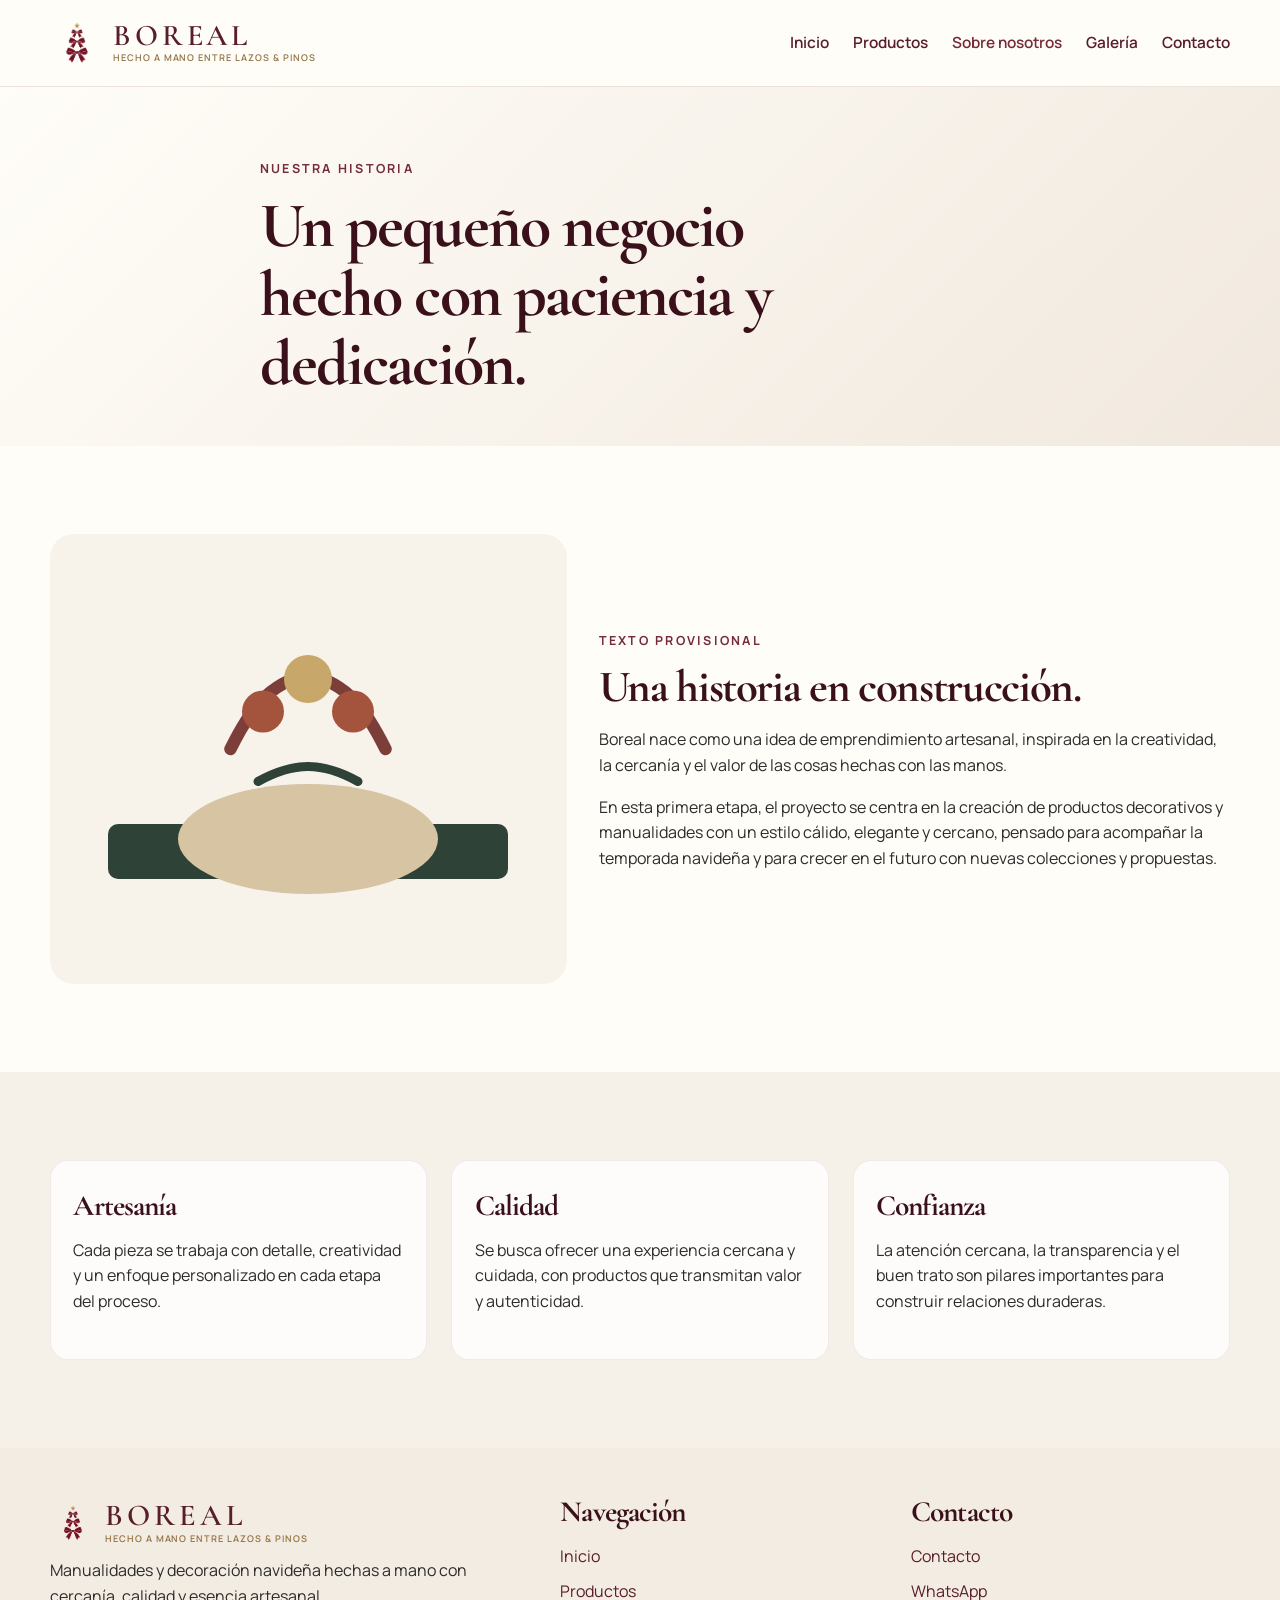
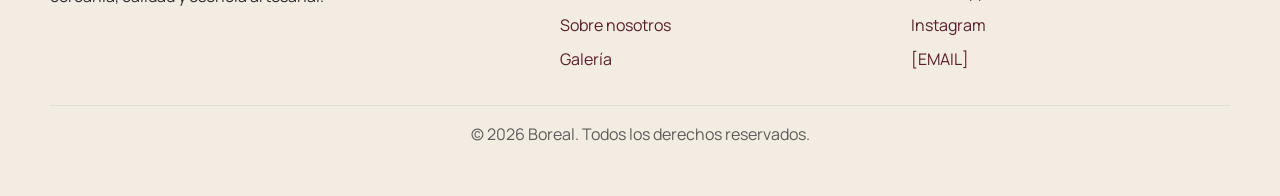
<file: sobre-nosotros.html>
<!DOCTYPE html>
<html lang="es">
  <head>
    <meta charset="UTF-8" />
    <meta name="viewport" content="width=device-width, initial-scale=1.0" />
    <link rel="icon" href="img/logo.png" type="image/png" />
    <title>Sobre nosotros | Boreal</title>
    <meta
      name="description"
      content="Conoce el proyecto artesanal detrás de Boreal: un pequeño negocio que crea piezas únicas, cuidadas y personalizadas."
    />
    <link rel="preconnect" href="https://fonts.googleapis.com" />
    <link rel="preconnect" href="https://fonts.gstatic.com" crossorigin />
    <link href="https://fonts.googleapis.com/css2?family=Cormorant+Garamond:wght@500;600;700&family=Manrope:wght@400;500;600;700&display=swap" rel="stylesheet" />
    <link rel="stylesheet" href="css/styles.css?v=20261019-boreal" />
  </head>
  <body data-page="about">
    <header class="site-header">
      <div class="container nav-wrapper">
        <a href="index.html" class="brand" aria-label="Boreal, volver al inicio">
          <img src="img/logo.png" alt="" class="brand__logo" />
          <span class="brand__copy">
            <span class="brand__name">BOREAL</span>
            <span class="brand__tagline">Hecho a mano entre lazos &amp; pinos</span>
          </span>
        </a>

        <button class="nav-toggle" aria-expanded="false" aria-controls="site-nav" aria-label="Abrir menú">
          <span></span>
          <span></span>
          <span></span>
        </button>

        <nav id="site-nav" class="site-nav" aria-label="Navegación principal">
          <ul>
            <li><a href="index.html">Inicio</a></li>
            <li><a href="productos.html">Productos</a></li>
            <li><a href="sobre-nosotros.html" class="active">Sobre nosotros</a></li>
            <li><a href="galeria.html">Galería</a></li>
            <li><a href="contacto.html">Contacto</a></li>
          </ul>
        </nav>
      </div>
    </header>

    <main>
      <section class="page-hero small-hero">
        <div class="container page-hero__content reveal">
          <p class="eyebrow">Nuestra historia</p>
          <h1>Un pequeño negocio hecho con paciencia y dedicación.</h1>
        </div>
      </section>

      <section class="section">
        <div class="container story-grid">
          <div class="story-image reveal">
            <img src="img/galeria/galeria-3.svg" alt="Proceso artesanal ilustrado de una pieza hecha a mano" />
          </div>

          <div class="story-copy reveal">
            <p class="eyebrow">Texto provisional</p>
            <h2>Una historia en construcción.</h2>
            <p>
              Boreal nace como una idea de emprendimiento artesanal, inspirada en la creatividad, la cercanía y el valor de las cosas hechas con las manos.
            </p>
            <p>
              En esta primera etapa, el proyecto se centra en la creación de productos decorativos y manualidades con un estilo cálido, elegante y cercano, pensado para acompañar la temporada navideña y para crecer en el futuro con nuevas colecciones y propuestas.
            </p>
          </div>
        </div>
      </section>

      <section class="section section--light">
        <div class="container values-grid">
          <article class="value-card reveal">
            <h3>Artesanía</h3>
            <p>Cada pieza se trabaja con detalle, creatividad y un enfoque personalizado en cada etapa del proceso.</p>
          </article>

          <article class="value-card reveal">
            <h3>Calidad</h3>
            <p>Se busca ofrecer una experiencia cercana y cuidada, con productos que transmitan valor y autenticidad.</p>
          </article>

          <article class="value-card reveal">
            <h3>Confianza</h3>
            <p>La atención cercana, la transparencia y el buen trato son pilares importantes para construir relaciones duraderas.</p>
          </article>
        </div>
      </section>
    </main>

    <footer class="site-footer">
      <div class="container footer-grid">
        <div>
          <a href="index.html" class="brand brand--footer">
            <img src="img/logo.png" alt="" class="brand__logo" />
            <span class="brand__copy">
              <span class="brand__name">BOREAL</span>
              <span class="brand__tagline">Hecho a mano entre lazos &amp; pinos</span>
            </span>
          </a>
          <p>Manualidades y decoración navideña hechas a mano con cercanía, calidad y esencia artesanal.</p>
        </div>

        <div>
          <h3>Navegación</h3>
          <ul class="footer-links">
            <li><a href="index.html">Inicio</a></li>
            <li><a href="productos.html">Productos</a></li>
            <li><a href="sobre-nosotros.html">Sobre nosotros</a></li>
            <li><a href="galeria.html">Galería</a></li>
          </ul>
        </div>

        <div>
          <h3>Contacto</h3>
          <ul class="footer-links">
            <li><a href="contacto.html">Contacto</a></li>
            <li><a href="https://wa.me/34624527625?text=Hola%2C%20me%20gustar%C3%ADa%20saber%20m%C3%A1s%20sobre%20vuestros%20productos." target="_blank" rel="noreferrer">WhatsApp</a></li>
            <li><a href="https://instagram.com/[INSTAGRAM]" target="_blank" rel="noreferrer">Instagram</a></li>
            <li><a href="mailto:[EMAIL]">[EMAIL]</a></li>
          </ul>
        </div>
      </div>

      <div class="container footer-bottom">
        <p>© <span id="year"></span> Boreal. Todos los derechos reservados.</p>
      </div>
    </footer>

    <script src="js/script.js?v=20261019-boreal"></script>
  </body>
</html>
</file>
<file: css/styles.css>
:root {
  --forest-900: #3a111b;
  --forest-700: #591d2b;
  --forest-500: #7a3541;
  --pine-200: #eee6dc;
  --cream: #f6f0e5;
  --ivory: #fffdf8;
  --rose: #762b39;
  --rose-soft: #b88b61;
  --gold: #c6a46a;
  --charcoal: #2d2b2b;
  --shadow: rgba(58, 17, 27, 0.1);
  --radius-lg: 24px;
  --radius-md: 18px;
  --radius-sm: 12px;
  --container: 1180px;
}

* { box-sizing: border-box; }
html { scroll-behavior: smooth; }
body {
  margin: 0;
  font-family: "Manrope", sans-serif;
  background: var(--ivory);
  color: var(--charcoal);
  line-height: 1.6;
}
img { max-width: 100%; display: block; }
a { color: inherit; text-decoration: none; }
button, input, textarea { font: inherit; }
.container { width: min(var(--container), calc(100% - 2rem)); margin: 0 auto; }
h1, h2, h3, .brand__name {
  font-family: "Cormorant Garamond", serif;
  line-height: 1.08;
  letter-spacing: -0.03em;
  margin: 0 0 1rem;
  color: var(--forest-900);
}
h1 { font-size: clamp(2.8rem, 5vw, 5rem); max-width: 620px; }
h2 { font-size: clamp(2.1rem, 3.5vw, 3.2rem); max-width: 700px; }
h3 { font-size: clamp(1.5rem, 2.3vw, 2rem); }
p { margin: 0 0 1rem; }
.eyebrow {
  text-transform: uppercase;
  letter-spacing: 0.18em;
  font-size: 0.78rem;
  font-weight: 700;
  color: var(--rose);
  margin-bottom: 0.75rem;
}
.section { padding: 5.5rem 0; }
.section--light { background: #f5f0e8; }
.section--muted { background: linear-gradient(180deg, rgba(239, 230, 219, 0.72), rgba(247, 242, 234, 0.75)); }
.site-header {
  position: sticky; top: 0; z-index: 20; background: rgba(255, 253, 248, 0.9); backdrop-filter: blur(14px);
  border-bottom: 1px solid rgba(89, 29, 43, 0.12);
}
.nav-wrapper {
  display: flex; align-items: center; justify-content: space-between; min-height: 86px; gap: 1rem;
}
.brand { display: inline-flex; align-items: center; gap: 0.55rem; flex-shrink: 0; }
.brand__logo { width: 54px; height: 64px; flex: 0 0 auto; object-fit: contain; }
.brand__copy { display: grid; gap: 0.12rem; }
.brand__name { margin: 0; color: var(--forest-700); font-size: clamp(1.8rem, 2.35vw, 2.35rem); font-weight: 600; letter-spacing: 0.13em; line-height: 0.95; }
.brand__tagline { color: #927345; font-size: clamp(0.5rem, 0.72vw, 0.64rem); font-weight: 600; letter-spacing: 0.105em; line-height: 1.25; text-transform: uppercase; white-space: nowrap; }
.brand--footer .brand__logo { width: 46px; height: 54px; }
.brand--footer .brand__name { font-size: 1.9rem; }
.site-nav ul {
  display: flex; align-items: center; gap: 1.5rem; list-style: none; margin: 0; padding: 0;
}
.site-nav a { color: var(--forest-700); font-size: 0.96rem; font-weight: 600; transition: color 0.2s ease; }
.site-nav a:hover, .site-nav a:focus-visible, .site-nav a.active { color: var(--rose); }
.nav-toggle {
  display: none; flex-direction: column; justify-content: center; gap: 0.25rem; width: 46px; height: 46px;
  border: 1px solid rgba(89, 29, 43, 0.15); border-radius: 12px; background: transparent; cursor: pointer;
}
.nav-toggle span { display: block; width: 20px; height: 2px; background: var(--forest-900); margin: 0 auto; border-radius: 2px; }
.hero { padding: 4rem 0 5rem; background: radial-gradient(circle at top left, rgba(198, 164, 106, 0.17), transparent 32%), linear-gradient(135deg, rgba(255, 253, 248, 0.92), rgba(245, 237, 225, 0.95)); }
.hero__grid, .personalization, .story-grid, .contact-grid { display: grid; gap: 2rem; align-items: center; }
.hero__grid { grid-template-columns: 1.1fr 0.9fr; }
.hero__content, .hero__visual, .personalization__content, .personalization__visual, .story-image, .story-copy, .contact-panel { position: relative; }
.hero__text { font-size: 1.08rem; color: rgba(45, 43, 43, 0.8); max-width: 560px; }
.hero__actions { display: flex; flex-wrap: wrap; gap: 1rem; margin: 1.5rem 0; }
.btn {
  display: inline-flex; align-items: center; justify-content: center; min-height: 48px; padding: 0.8rem 1.5rem;
  border-radius: 999px; border: 1px solid transparent; font-weight: 700; transition: transform 0.2s ease, box-shadow 0.2s ease, background-color 0.2s ease;
}
.btn:hover, .btn:focus-visible { transform: translateY(-1px); }
.btn--primary { background: var(--forest-700); color: white; box-shadow: 0 8px 18px rgba(58, 17, 27, 0.14); }
.btn--primary:hover, .btn--primary:focus-visible { background: var(--forest-900); }
.btn--secondary { background: rgba(255, 255, 255, 0.5); border-color: rgba(89, 29, 43, 0.2); color: var(--forest-900); }
.hero__highlights { list-style: none; display: flex; flex-wrap: wrap; gap: 0.85rem 1.1rem; padding: 0; margin: 1rem 0 0; color: var(--forest-700); font-weight: 600; }
.hero__highlights li::before { content: "✔"; color: var(--rose); margin-right: 0.4rem; }
.hero__visual { display: grid; place-items: center; min-height: 460px; }
.hero__card { background: rgba(255, 255, 255, 0.45); border: 1px solid rgba(89, 29, 43, 0.08); border-radius: var(--radius-lg); box-shadow: 0 20px 42px rgba(58, 17, 27, 0.1); overflow: hidden; }
.hero__card--main { width: min(100%, 430px); aspect-ratio: 1 / 1.15; padding: 1rem; transform: rotate(-4deg); }
.hero__card--mini { width: 180px; padding: 0.7rem; margin-left: -3.2rem; margin-top: -3rem; transform: rotate(8deg); }
.hero__card img { width: 100%; height: 100%; object-fit: contain; border-radius: 18px; background: #fff; }
.section-heading { margin-bottom: 2.25rem; }
.feature-grid, .values-grid, .testimonials-grid { display: grid; gap: 1.5rem; }
.feature-grid { grid-template-columns: repeat(3, minmax(0, 1fr)); }
.feature-card, .value-card, .testimonial, .product-card, .contact-panel { background: rgba(255, 255, 255, 0.8); border: 1px solid rgba(89, 29, 43, 0.08); border-radius: var(--radius-md); box-shadow: var(--shadow); }
.feature-card, .value-card { padding: 1.8rem 1.4rem; }
.feature-card__icon { width: 52px; height: 52px; display: grid; place-items: center; margin-bottom: 1rem; border-radius: 14px; background: rgba(140, 74, 65, 0.12); color: var(--rose); font-size: 1.5rem; }
.cards-grid { display: grid; grid-template-columns: repeat(3, minmax(0, 1fr)); gap: 1.5rem; }
.product-card { overflow: hidden; }
.product-card__image { position: relative; height: 250px; overflow: hidden; background: #e9e3db; }
.product-card__image img { width: 100%; height: 100%; object-fit: contain; background: #fff; }
.product-image-next { position: absolute; right: 0.75rem; bottom: 0.75rem; border: 0; border-radius: 999px; padding: 0.5rem 0.8rem; background: rgba(255, 253, 248, 0.94); color: var(--forest-900); font-size: 0.78rem; font-weight: 800; cursor: pointer; }
.product-card__body { padding: 1.2rem 1.1rem 1.4rem; }
.product-card__head { display: flex; align-items: start; justify-content: space-between; gap: 0.75rem; margin-bottom: 0.75rem; }
.product-card__price { font-weight: 800; color: var(--forest-700); }
.product-card__badge { display: inline-flex; align-items: center; padding: 0.35rem 0.7rem; border-radius: 999px; background: rgba(199, 167, 106, 0.14); color: var(--forest-700); font-size: 0.72rem; font-weight: 700; text-transform: uppercase; }
.product-card__meta { display: flex; flex-wrap: wrap; gap: 0.4rem; margin-bottom: 0.9rem; }
.meta-pill { display: inline-flex; align-items: center; padding: 0.32rem 0.58rem; border-radius: 999px; background: rgba(89, 29, 43, 0.07); color: var(--forest-700); font-size: 0.72rem; font-weight: 700; }
.meta-pill--warning { background: rgba(199, 167, 106, 0.14); }
.product-card__description { color: rgba(45, 43, 43, 0.8); margin-bottom: 1rem; }
.product-card__actions { display: flex; align-items: center; justify-content: space-between; gap: 0.75rem; }
.product-card__actions .btn { flex: 1; padding-inline: 0.9rem; }
.product-card__status { font-size: 0.75rem; font-weight: 700; text-transform: uppercase; letter-spacing: 0.08em; }
.product-card__status--available { color: #4f6c4b; }
.product-card__status--unavailable { color: #7a4d4d; }
.personalization { grid-template-columns: 1.1fr 0.9fr; }
.mini-panel {
  background: linear-gradient(135deg, rgba(58, 17, 27, 0.96), rgba(89, 29, 43, 0.94)); min-height: 300px; border-radius: var(--radius-lg); padding: 2rem 1.5rem; color: white; box-shadow: 0 24px 40px rgba(58, 17, 27, 0.14);
}
.mini-panel__label { display: inline-block; margin-bottom: 1rem; opacity: 0.8; letter-spacing: 0.12em; text-transform: uppercase; font-size: 0.7rem; }
.mini-panel ul { list-style: none; padding: 0; margin: 0; display: grid; gap: 1rem; font-size: 1.08rem; }
.gallery-preview { display: grid; grid-template-columns: repeat(4, minmax(0, 1fr)); gap: 1rem; }
.gallery-preview img { width: 100%; height: 220px; object-fit: contain; border-radius: var(--radius-md); box-shadow: var(--shadow); background: #fff; }
.gallery-grid { display: grid; grid-template-columns: repeat(3, minmax(0, 1fr)); gap: 1rem; }
.gallery-grid img, .lightbox__image { width: 100%; height: 260px; object-fit: contain; border-radius: var(--radius-md); box-shadow: var(--shadow); cursor: pointer; transition: transform 0.25s ease; background: #fff; }
.gallery-grid img:hover, .gallery-grid img:focus-visible { transform: translateY(-2px); }
.testimonials-grid { grid-template-columns: repeat(3, minmax(0, 1fr)); }
.testimonial { padding: 1.5rem 1.3rem; }
.testimonial p { color: rgba(45, 43, 43, 0.82); font-size: 1.02rem; }
.testimonial__meta { display: flex; flex-direction: column; gap: 0.2rem; color: var(--forest-700); }
.CTA { background: linear-gradient(135deg, #3a111b, #682633); color: white; }
.CTA__content { display: flex; align-items: center; justify-content: space-between; gap: 1.5rem; }
.CTA__content h2, .CTA__content .eyebrow { color: white; }
.site-footer { background: #f2ece2; padding-top: 3rem; }
.footer-grid { display: grid; grid-template-columns: 1.5fr 1fr 1fr; gap: 2rem; padding-bottom: 2rem; }
.footer-links { list-style: none; padding: 0; margin: 0; display: grid; gap: 0.55rem; color: var(--forest-700); }
.footer-bottom { border-top: 1px solid rgba(47, 61, 52, 0.08); padding: 1rem 0 2rem; text-align: center; color: rgba(45, 43, 43, 0.75); }
.page-hero { padding: 4.5rem 0 2.5rem; background: linear-gradient(135deg, rgba(255, 253, 248, 0.92), rgba(239, 230, 219, 0.9)); }
.small-hero { padding-bottom: 2rem; }
.page-hero__content { max-width: 760px; }
.filter-bar { display: flex; flex-wrap: wrap; gap: 0.75rem; margin-bottom: 2rem; }
.filter-btn { border: 1px solid rgba(47, 61, 52, 0.1); background: white; color: var(--forest-700); border-radius: 999px; padding: 0.7rem 1rem; font-weight: 700; cursor: pointer; transition: all 0.2s ease; }
.filter-btn.active, .filter-btn:hover, .filter-btn:focus-visible { background: var(--forest-700); border-color: var(--forest-700); color: white; }
.story-grid { grid-template-columns: 0.9fr 1.1fr; }
.story-image img { border-radius: var(--radius-lg); min-height: 450px; width: 100%; object-fit: cover; box-shadow: var(--shadow); }
.values-grid { grid-template-columns: repeat(3, minmax(0, 1fr)); }
.contact-grid { grid-template-columns: 0.9fr 1.1fr; }
.contact-panel { padding: 1.75rem; }
.contact-list { list-style: none; margin: 0; padding: 0; display: grid; gap: 1rem; }
.contact-list li { display: grid; gap: 0.2rem; color: var(--forest-700); }
.contact-list span { font-size: 0.8rem; text-transform: uppercase; letter-spacing: 0.12em; color: var(--rose); font-weight: 700; }
.field-group { display: grid; gap: 0.45rem; margin-bottom: 1rem; }
label { font-weight: 700; color: var(--forest-700); }
.sr-only {
  position: absolute;
  width: 1px;
  height: 1px;
  padding: 0;
  margin: -1px;
  overflow: hidden;
  clip: rect(0, 0, 0, 0);
  white-space: nowrap;
  border: 0;
}

.catalog-controls {
  display: grid;
  grid-template-columns: minmax(0, 1.7fr) minmax(160px, 0.8fr) auto auto auto;
  gap: 1rem;
  align-items: center;
  background: rgba(255, 255, 255, 0.75);
  border: 1px solid rgba(47, 61, 52, 0.08);
  box-shadow: var(--shadow);
  border-radius: var(--radius-md);
  padding: 1rem;
  margin-bottom: 1.5rem;
}

.search-field,
.select-field,
.check-field {
  display: flex;
  align-items: center;
  width: 100%;
}

.search-field input,
.select-field select,
.check-field input {
  width: 100%;
}

.search-field input,
.select-field select {
  min-height: 48px;
  border: 1px solid rgba(47, 61, 52, 0.14);
  border-radius: 12px;
  background: rgba(255, 255, 255, 0.8);
  padding: 0.8rem 0.9rem;
  color: var(--charcoal);
}

.check-field {
  gap: 0.5rem;
  font-size: 0.94rem;
  color: var(--forest-700);
  font-weight: 700;
}

.check-field input {
  width: auto;
  accent-color: var(--rose);
}

.catalog-summary {
  display: flex;
  align-items: center;
  gap: 0.8rem;
  justify-content: flex-end;
  margin-bottom: 1.2rem;
}

.cart-shortcut {
  color: var(--rose);
  font-weight: 800;
}

.result-count {
  display: inline-flex;
  background: rgba(140, 74, 65, 0.08);
  border: 1px solid rgba(140, 74, 65, 0.15);
  color: var(--forest-700);
  border-radius: 999px;
  padding: 0.5rem 0.8rem;
  font-size: 0.8rem;
  font-weight: 800;
  letter-spacing: 0.06em;
  text-transform: uppercase;
}

.cards-grid--catalog .product-card { position: relative; }

.shopping-cart {
  margin-top: 4rem;
  padding: clamp(1.25rem, 3vw, 2.25rem);
  background: var(--ivory);
  border: 1px solid rgba(47, 61, 52, 0.1);
  border-radius: var(--radius-lg);
  box-shadow: var(--shadow);
  scroll-margin-top: 100px;
}

.shopping-cart .section-heading { margin-bottom: 1.25rem; }
.cart-empty { padding: 1rem; background: rgba(71, 99, 81, 0.07); border-radius: var(--radius-sm); color: var(--forest-700); }
.cart-lines { display: grid; gap: 0.8rem; }
.cart-item { display: grid; grid-template-columns: 88px minmax(0, 1fr) auto; gap: 1rem; align-items: center; padding: 0.9rem 0; border-bottom: 1px solid rgba(47, 61, 52, 0.1); }
.cart-item > img { width: 88px; height: 88px; border-radius: var(--radius-sm); object-fit: cover; background: #e9e3db; }
.cart-item__details h4 { margin: 0 0 0.2rem; color: var(--forest-900); }
.cart-item__details > span { color: rgba(45, 43, 43, 0.75); font-size: 0.9rem; }
.cart-item__controls { display: flex; flex-wrap: wrap; align-items: center; gap: 0.65rem; margin-top: 0.5rem; }
.cart-item__controls button { min-width: 34px; min-height: 34px; border: 1px solid rgba(47, 61, 52, 0.18); border-radius: 8px; background: white; color: var(--forest-900); cursor: pointer; font-weight: 800; }
.cart-item__controls .cart-item__remove { border: 0; color: var(--rose); text-decoration: underline; }
.cart-checkout { display: grid; grid-template-columns: minmax(0, 1.2fr) minmax(250px, 0.8fr); gap: 1.5rem; margin-top: 1.5rem; }
.delivery-options { display: grid; gap: 0.7rem; margin: 0; padding: 1.2rem; border: 1px solid rgba(47, 61, 52, 0.12); border-radius: var(--radius-md); }
.delivery-options legend { padding: 0 0.4rem; color: var(--forest-900); font-weight: 800; }
.delivery-option { display: grid; grid-template-columns: auto minmax(0, 1fr) auto; align-items: center; gap: 0.7rem; padding: 0.8rem; border: 1px solid rgba(47, 61, 52, 0.1); border-radius: var(--radius-sm); cursor: pointer; }
.delivery-option input { accent-color: var(--forest-700); }
.delivery-option strong { color: var(--forest-700); white-space: nowrap; }
.shipping-message { margin: 0.25rem 0 0; color: var(--rose); font-weight: 800; }
.shipping-message--free { color: #246b49; }
.cart-summary { align-self: start; padding: 1.2rem; background: rgba(71, 99, 81, 0.07); border-radius: var(--radius-md); }
.cart-summary > p { display: flex; justify-content: space-between; gap: 1rem; margin-bottom: 0.75rem; }
.cart-summary__total { padding-top: 0.8rem; border-top: 1px solid rgba(47, 61, 52, 0.16); color: var(--forest-900); font-size: 1.15rem; }
.cart-summary .btn { width: 100%; margin-top: 0.6rem; }
.cart-summary .btn:disabled { cursor: not-allowed; opacity: 0.55; transform: none; }
.cart-note { margin: 0.75rem 0 0; color: rgba(45, 43, 43, 0.75); font-size: 0.83rem; }
.guest-checkout { margin-top: 1.25rem; }
.guest-checkout h3 { margin-bottom: 0.35rem; font-size: 1.45rem; }
.guest-checkout > p { color: rgba(45, 43, 43, 0.75); font-size: 0.88rem; }
.guest-checkout .field-group input,
.guest-checkout .field-group textarea {
  width: 100%;
  min-height: 46px;
  padding: 0.7rem 0.8rem;
  border: 1px solid rgba(47, 61, 52, 0.18);
  border-radius: 10px;
  background: var(--ivory);
  color: var(--charcoal);
}
.guest-checkout .field-group textarea { resize: vertical; }
.guest-checkout [hidden] { display: none; }

.favorite-btn {
  position: absolute;
  top: 0.9rem;
  right: 0.9rem;
  width: 42px;
  height: 42px;
  border: none;
  border-radius: 50%;
  background: rgba(255, 255, 255, 0.88);
  color: rgba(47, 61, 52, 0.75);
  font-size: 1.4rem;
  line-height: 1;
  cursor: pointer;
  box-shadow: 0 10px 20px rgba(31, 45, 37, 0.12);
  transition: transform 0.2s ease, background 0.2s ease, color 0.2s ease;
}

.favorite-btn.is-active {
  background: rgba(140, 74, 65, 0.12);
  color: var(--rose);
}

.favorite-btn:hover,
.favorite-btn:focus-visible {
  transform: translateY(-1px);
}

.empty-state,
.favorites-empty,
.recommendation-empty {
  color: var(--forest-700);
  font-weight: 600;
  text-align: center;
  padding: 1.5rem 0 0;
}

.favorites-list {
  display: grid;
  gap: 1rem;
}

.favorite-item {
  display: grid;
  grid-template-columns: 120px minmax(0, 1fr);
  gap: 1rem;
  align-items: center;
  background: rgba(255, 255, 255, 0.8);
  border: 1px solid rgba(47, 61, 52, 0.08);
  border-radius: var(--radius-md);
  box-shadow: var(--shadow);
  padding: 1rem;
}

.favorite-item img {
  width: 100%;
  height: 110px;
  object-fit: contain;
  border-radius: 12px;
  background: #fff;
}

.favorite-item h3 {
  margin-bottom: 0.35rem;
}

.favorite-item p {
  margin-bottom: 0.5rem;
}

.favorite-item__meta {
  display: flex;
  justify-content: space-between;
  gap: 1rem;
  align-items: center;
  color: var(--forest-700);
  font-weight: 700;
}

.favorite-item__meta a {
  color: var(--rose);
}

.modal {
  position: fixed;
  inset: 0;
  display: none;
  align-items: center;
  justify-content: center;
  padding: 1.5rem;
  background: rgba(12, 14, 15, 0.64);
  z-index: 80;
}

.modal.is-open {
  display: flex;
}

.modal__backdrop {
  position: absolute;
  inset: 0;
}

.modal__dialog {
  position: relative;
  width: min(100%, 560px);
  background: var(--ivory);
  border-radius: var(--radius-lg);
  padding: 1.75rem;
  box-shadow: 0 32px 60px rgba(16, 20, 18, 0.18);
  z-index: 1;
}

.modal__close {
  position: absolute;
  top: 1rem;
  right: 1rem;
  width: 42px;
  height: 42px;
  border: none;
  border-radius: 50%;
  background: rgba(47, 61, 52, 0.06);
  color: var(--forest-900);
  font-size: 1.8rem;
  cursor: pointer;
}

.modal__actions {
  display: flex;
  justify-content: flex-end;
  gap: 0.75rem;
  margin-top: 1rem;
}

.btn--small {
  min-height: 42px;
  padding: 0.6rem 0.9rem;
  font-size: 0.8rem;
}

.recommender {
  display: grid;
  grid-template-columns: repeat(3, minmax(0, 1fr));
  gap: 1rem;
  background: rgba(255, 255, 255, 0.8);
  border: 1px solid rgba(47, 61, 52, 0.08);
  border-radius: var(--radius-md);
  box-shadow: var(--shadow);
  padding: 1.2rem;
  margin-bottom: 1.5rem;
}

.recommender__field {
  display: grid;
  gap: 0.5rem;
  font-weight: 700;
  color: var(--forest-700);
}

.recommender__field select {
  min-height: 48px;
  border: 1px solid rgba(47, 61, 52, 0.14);
  border-radius: 12px;
  background: rgba(255, 255, 255, 0.7);
  padding: 0.8rem 0.9rem;
}

.recommender__actions {
  display: flex;
  gap: 0.75rem;
  align-items: flex-end;
}

.recommendation-results {
  display: grid;
  gap: 1rem;
}

.recommendation-card {
  display: grid;
  grid-template-columns: 160px minmax(0, 1fr);
  gap: 1rem;
  background: rgba(255, 255, 255, 0.82);
  border: 1px solid rgba(47, 61, 52, 0.08);
  border-radius: var(--radius-md);
  padding: 1rem;
  box-shadow: var(--shadow);
}

.recommendation-card img {
  width: 100%;
  height: 150px;
  object-fit: contain;
  border-radius: 12px;
  background: #fff;
}

.recommendation-card__meta {
  display: flex;
  justify-content: space-between;
  align-items: center;
  gap: 1rem;
  margin-top: 1rem;
}

.faq-list {
  display: grid;
  gap: 0.9rem;
}

.faq-item {
  background: rgba(255, 255, 255, 0.75);
  border: 1px solid rgba(47, 61, 52, 0.08);
  border-radius: var(--radius-md);
  box-shadow: var(--shadow);
  overflow: hidden;
}

.faq-question {
  width: 100%;
  text-align: left;
  border: none;
  background: transparent;
  color: var(--forest-900);
  font-weight: 800;
  padding: 1.1rem 1.2rem;
  cursor: pointer;
}

.faq-answer {
  max-height: 0;
  overflow: hidden;
  transition: max-height 0.25s ease;
  padding: 0 1.2rem;
}

.faq-answer p {
  margin: 0 0 1rem;
  color: rgba(45, 43, 43, 0.8);
}

body.modal-open {
  overflow: hidden;
}

input, textarea, select { font: inherit; }
input:focus, textarea:focus, select:focus { outline: 2px solid rgba(140, 74, 65, 0.28); border-color: rgba(140, 74, 65, 0.4); }
.form-message { margin-top: 0.9rem; min-height: 1.5rem; font-weight: 700; }
.form-message--error { color: #8d3d3d; }
.form-message--success { color: #246b49; }
.lightbox { position: fixed; inset: 0; display: none; align-items: center; justify-content: center; padding: 1.5rem; background: rgba(8, 10, 12, 0.82); z-index: 100; }
.lightbox.is-open { display: flex; }
.lightbox__close { position: absolute; top: 1.2rem; right: 1.2rem; width: 44px; height: 44px; border: 0; border-radius: 999px; background: rgba(255, 255, 255, 0.12); color: white; font-size: 2rem; cursor: pointer; }
#lightbox-image { max-width: min(90vw, 960px); max-height: 85vh; border-radius: 18px; object-fit: contain; box-shadow: 0 30px 60px rgba(0, 0, 0, 0.32); }
.reveal { opacity: 0; transform: translateY(18px); transition: opacity 0.5s ease, transform 0.5s ease; }
.reveal.in-view { opacity: 1; transform: translateY(0); }
@media (max-width: 900px) {
  .hero__grid, .personalization, .story-grid, .contact-grid, .feature-grid, .values-grid, .cards-grid, .testimonials-grid, .gallery-grid, .gallery-preview, .footer-grid { grid-template-columns: 1fr 1fr; }
  .hero__grid, .personalization, .story-grid, .contact-grid, .footer-grid { grid-template-columns: 1fr; }
  .CTA__content { flex-direction: column; align-items: flex-start; }
}
@media (max-width: 720px) {
  .nav-toggle { display: inline-flex; }
  .nav-toggle { flex-shrink: 0; }
  .brand { min-width: 0; }
  .brand { gap: 0.4rem; }
  .brand__logo { width: 44px; height: 54px; }
  .brand__copy { max-width: min(190px, calc(100vw - 126px)); }
  .brand__name { font-size: clamp(1.6rem, 6.2vw, 1.95rem); }
  .brand__tagline { font-size: 0.48rem; letter-spacing: 0.055em; white-space: normal; }
  .brand--footer .brand__logo { width: 42px; height: 50px; }
  .site-nav { position: absolute; top: calc(100% + 8px); left: 0; right: 0; display: none; background: rgba(255, 253, 248, 0.98); border-bottom: 1px solid rgba(47, 61, 52, 0.1); padding: 1rem 0 1.2rem; }
  .site-nav.is-open { display: block; }
  .site-nav ul { flex-direction: column; align-items: flex-start; gap: 0.7rem; width: min(var(--container), calc(100% - 2rem)); margin: 0 auto; }
  .feature-grid, .cards-grid, .gallery-grid, .gallery-preview, .testimonials-grid, .values-grid, .recommender { grid-template-columns: 1fr; }
  .cart-checkout { grid-template-columns: 1fr; }
  .cart-item { grid-template-columns: 68px minmax(0, 1fr); }
  .cart-item > img { width: 68px; height: 76px; }
  .cart-item > strong { grid-column: 2; }
  .catalog-controls { grid-template-columns: 1fr; }
  .recommender__actions, .favorite-item__meta, .modal__actions, .product-card__actions { flex-direction: column; align-items: stretch; }
  .favorite-item { grid-template-columns: 1fr; }
  .recommendation-card { grid-template-columns: 1fr; }
  .hero { padding-top: 2.5rem; }
  .hero__visual { min-height: 330px; }
  .btn { width: 100%; }
  .hero__actions { flex-direction: column; }
}
</file>
